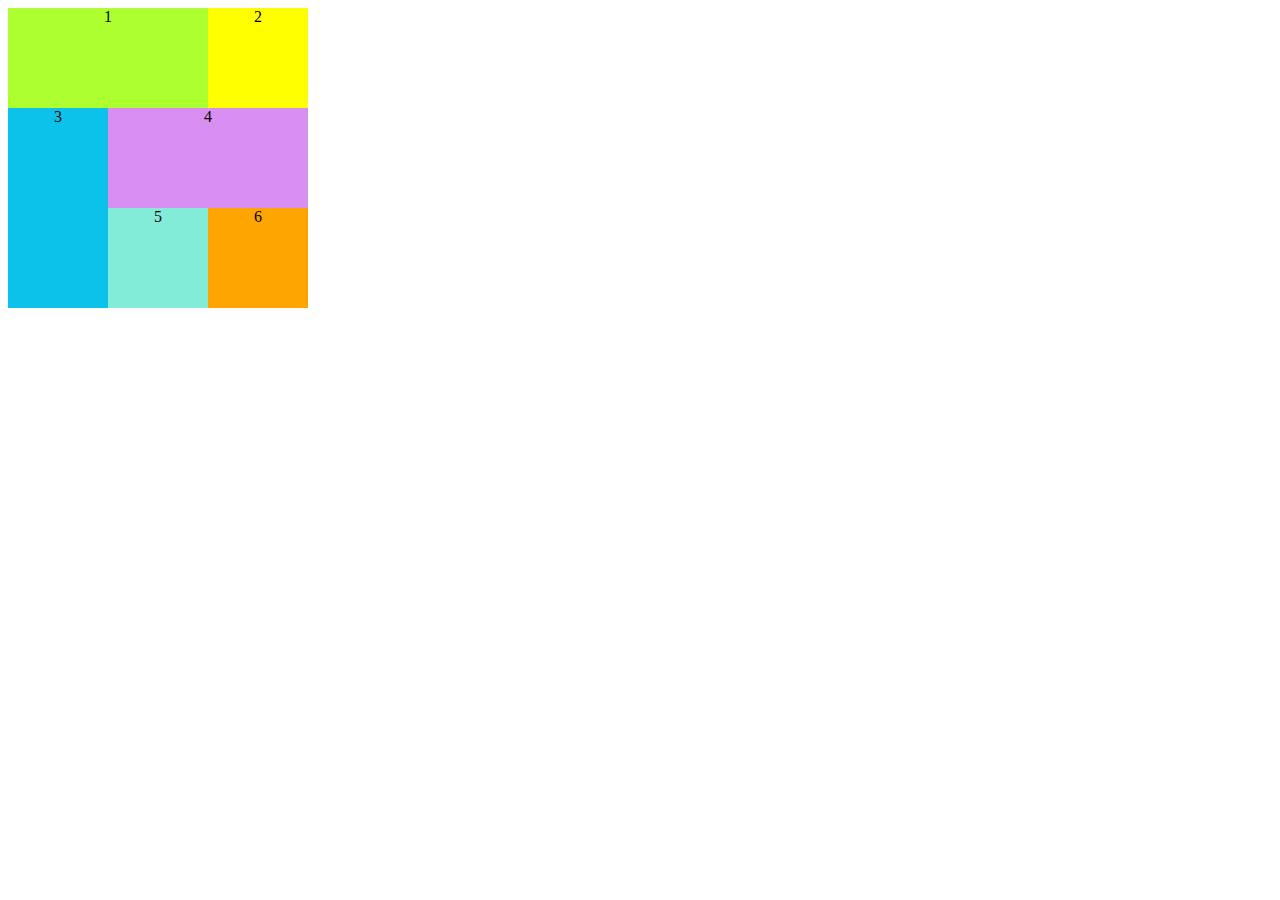
<file: grid/index.html>
<!DOCTYPE html>
<html lang="ja">
<head>
    <link rel="stylesheet" href="style.css">
    <meta charset="UTF-8">
    <title>Grid</title>
</head>
<body>
    <div class="wrapper">
        <div class="container1 item1">1</div>
        <div class="container2">2</div>
        <div class="container3 item3">3</div>
        <div class="container4 item4">4</div>
        <div class="container5">5</div>
        <div class="container6">6</div>
    </div>
</body>
</html>
</file>
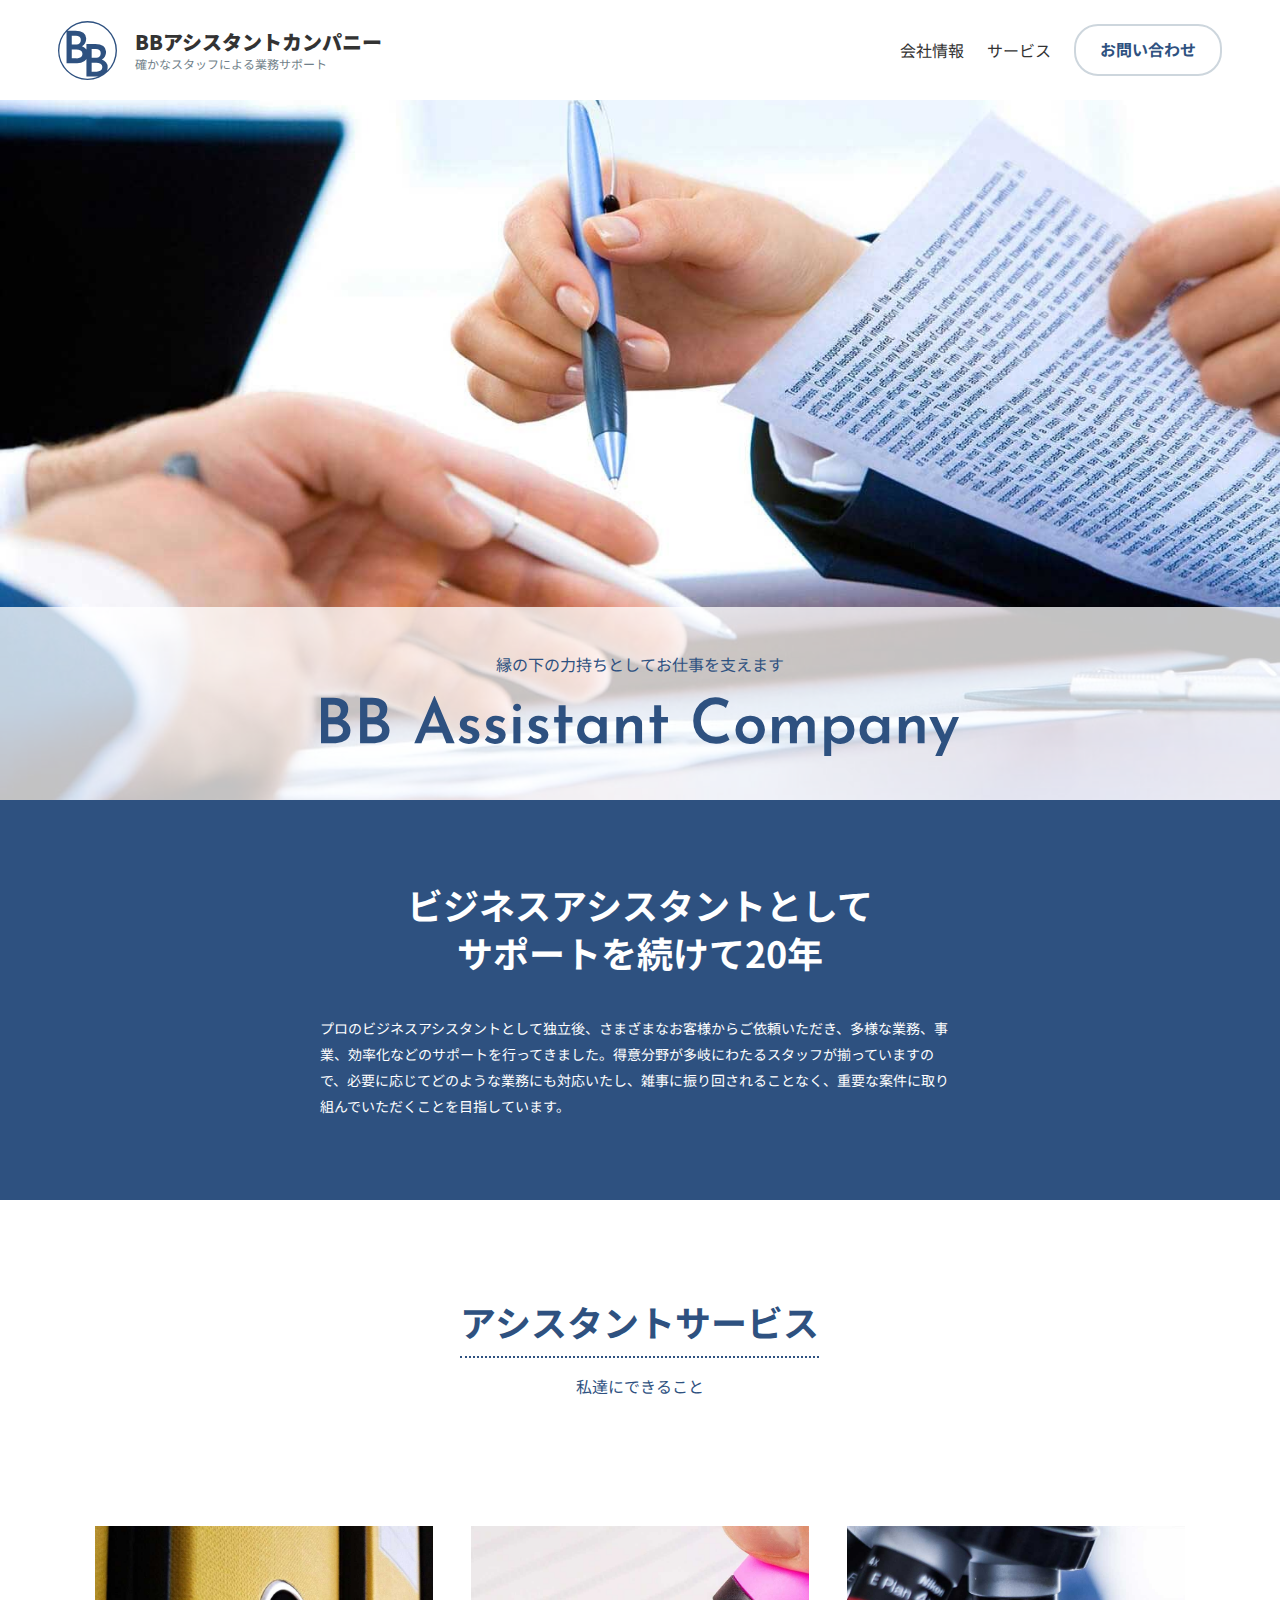
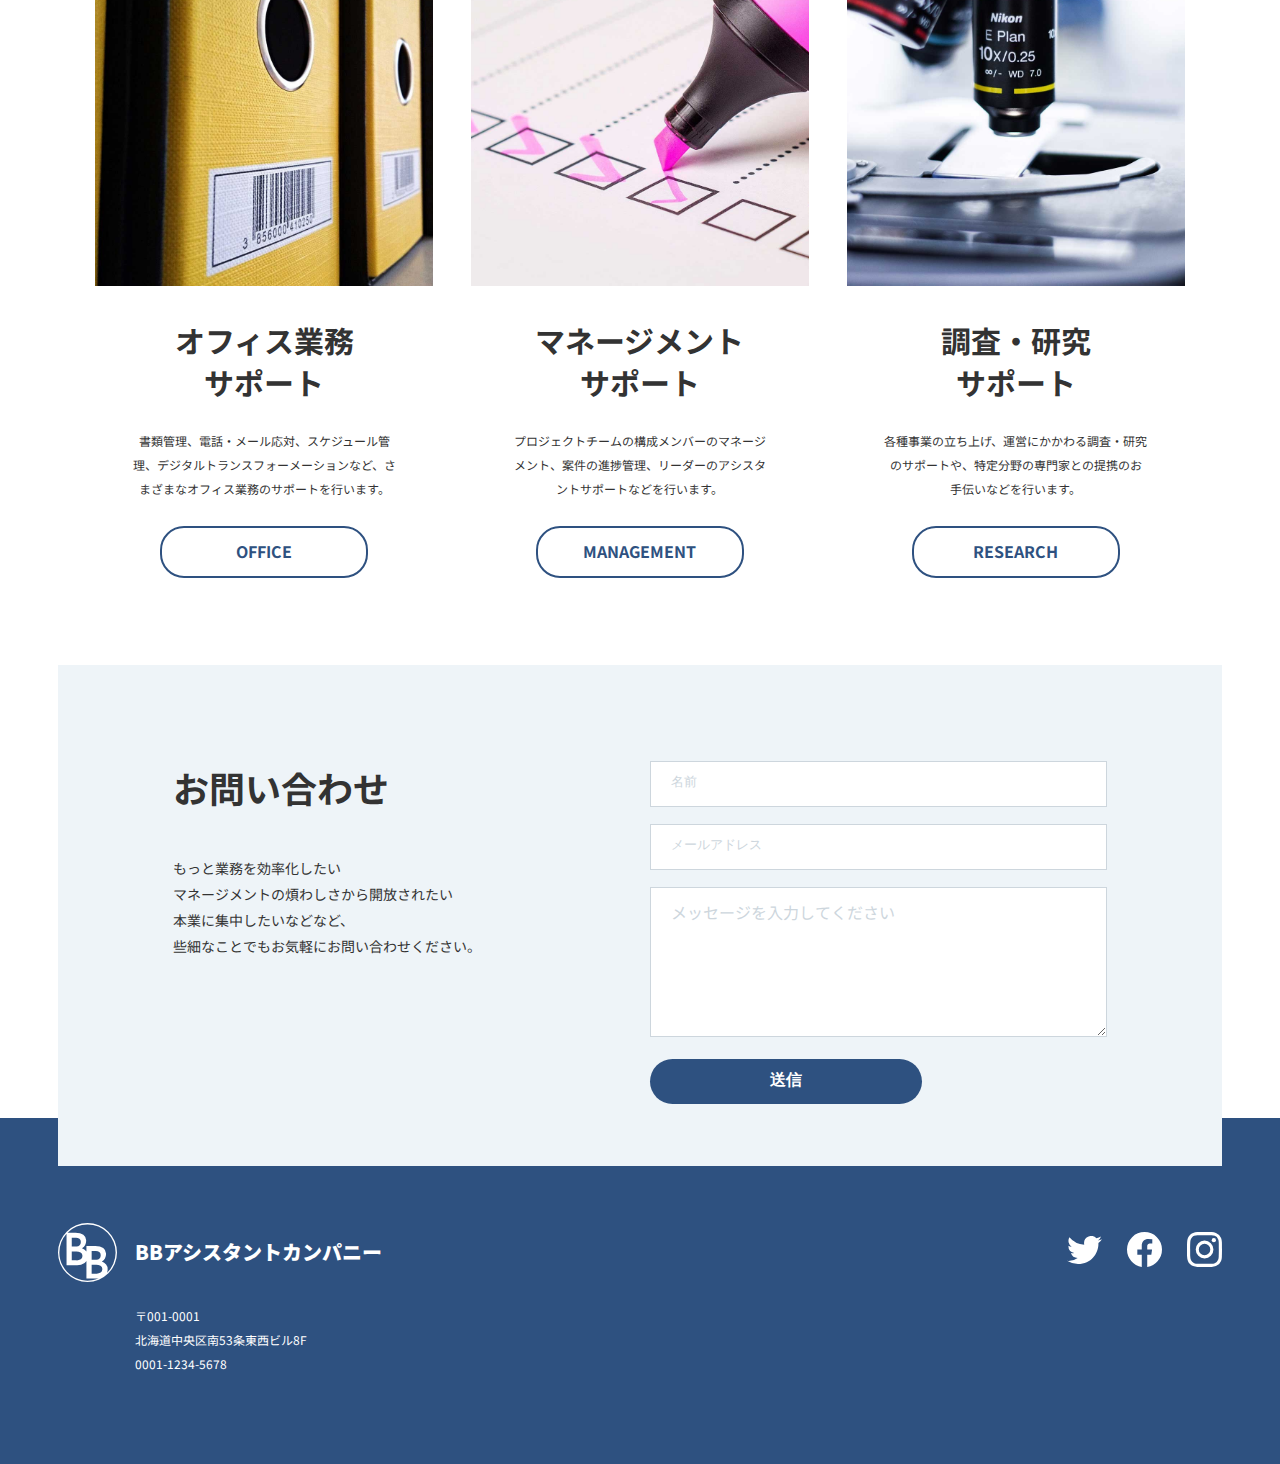
<file: practice1/index.html>
<!DOCTYPE html>
<html lang="en">
<head>
    <meta charset="UTF-8">
    <meta content="width=device-width" name="viewport"/>
    <title>BB アシスタントカンパニー</title>
    <link href="https://fonts.googleapis.com/css?family=Noto+Sans+JP:400,700,900&display=swap&subset=japanese"
          rel="stylesheet">
    <link href="style.css" rel="stylesheet"/>
    <link href="img-created/bb.png" rel="icon" type="image/png"/>
    <link href="img/bb.svg" rel="icon" type="image/svg+xml"/>
</head>
<body>
    <header class="header">
        <div class="container">
            <div class="site">
                <img alt="" src="img/bb.svg">
                <div>
                    <p class="corp">BBアシスタントカンパニー</p>
                    <p class="desc">確かなスタッフによる業務サポート</p>
                </div>
            </div>
            <nav class="nav">
                <ul>
                    <li><a href="#">会社情報</a></li>
                    <li><a href="#">サービス</a></li>
                    <li><a href="#" class="btn">お問い合わせ</a></li>
                </ul>
            </nav>
            <button class="nav-button" type="button" onClick="navFunc()">
                <span class="sr-only">MENU</span>
            </button>
        </div>
    </header>
    <section class="hero">
        <div class="catch">
            <div class="container">
                <h1>
                    <img alt="BB Assistant Company" src="img/hero.svg">
                </h1>
                <p>縁の下の力持ちとしてお仕事を支えます</p>

            </div>
        </div>
    </section>
    <section class="message">
        <div class="container">
            <h2>ビジネスアシスタントとして<br>サポートを続けて20年</h2>
            <p>
                プロのビジネスアシスタントとして独立後、さまざまなお客様からご依頼いただき、多様な業務、事業、効率化などのサポートを行ってきました。得意分野が多岐にわたるスタッフが揃っていますので、必要に応じてどのような業務にも対応いたし、雑事に振り回されることなく、重要な案件に取り組んでいただくことを目指しています。
            </p>
        </div>
    </section>
    <section class="service">
        <div class="container">
            <h2>アシスタントサービス</h2>
            <p>私達にできること</p>
            <div class="details">
                <article class="detail office">
                    <figure></figure>
                    <h3>オフィス業務<br/>サポート</h3>
                    <p>書類管理、電話・メール応対、スケジュール管理、デジタルトランスフォーメーションなど、さまざまなオフィス業務のサポートを行います。</p>
                    <a class="btn" href="#">OFFICE</a>
                </article>
                <article class="detail manage">
                    <figure></figure>
                    <h3>マネージメント<br/>サポート</h3>
                    <p>プロジェクトチームの構成メンバーのマネージメント、案件の進捗管理、リーダーのアシスタントサポートなどを行います。</p>
                    <a class="btn" href="#">MANAGEMENT</a></article>
                <article class="detail research">
                    <figure></figure>
                    <h3>調査・研究<br/>サポート</h3>
                    <p>各種事業の立ち上げ、運営にかかわる調査・研究のサポートや、特定分野の専門家との提携のお手伝いなどを行います。</p>
                    <a class="btn" href="#">RESEARCH</a></article>
            </div>
        </div>
    </section>
    <section class="contact">
        <div class="container">
            <div class="text">
                <h2>お問い合わせ</h2>
                <p>もっと業務を効率化したい<br/>
                   マネージメントの煩わしさから開放されたい<br/>
                   本業に集中したいなどなど、<br/>
                   些細なことでもお気軽にお問い合わせください。<br/>
                </p>
            </div>
            <form action="" class="form">
                <p>
                    <label>
                        <span class="sr-only">名前</span>
                        <input name="name" placeholder="名前" type="text">
                    </label>
                </p>
                <p>
                    <label>
                        <span class="sr-only">メールアドレス</span>
                        <input name="email" placeholder="メールアドレス" type="email">
                    </label>
                </p>
                <p>
                    <label>
                        <span class="sr-only">メッセージ</span>
                        <textarea name="msg" placeholder="メッセージを入力してください"></textarea>
                    </label>
                </p>
                <p>
                    <input class="btn" type="submit" value="送信">
                </p>
            </form>
        </div>
    </section>
    <footer class="footer">
        <div class="container">
            <div class="info">
                <div class="site">
                    <img alt="" src="img/bb-white.svg">
                    <div>
                        <p class="corp">
                            BBアシスタントカンパニー
                        </p>
                    </div>
                </div>
                <p class="add">
                    〒001-0001<br>
                    北海道中央区南53条東西ビル8F<br>
                    0001-1234-5678
                </p>
            </div>
            <ul class="sns">
                <li><a href="#"><img alt="Twitter" src="img/logo-twitter.svg"/></a></li>
                <li><a href="#"><img alt="Facebook" src="img/logo-facebook.svg"/></a></li>
                <li><a href="#"><img alt="Instagram" src="img/logo-instagram.svg"></a></li>
            </ul>
        </div>
    </footer>
    <script>
        function navFunc() {
            document.querySelector('html').classList.toggle('open');
        }
    </script>
</body>
</html>
</file>
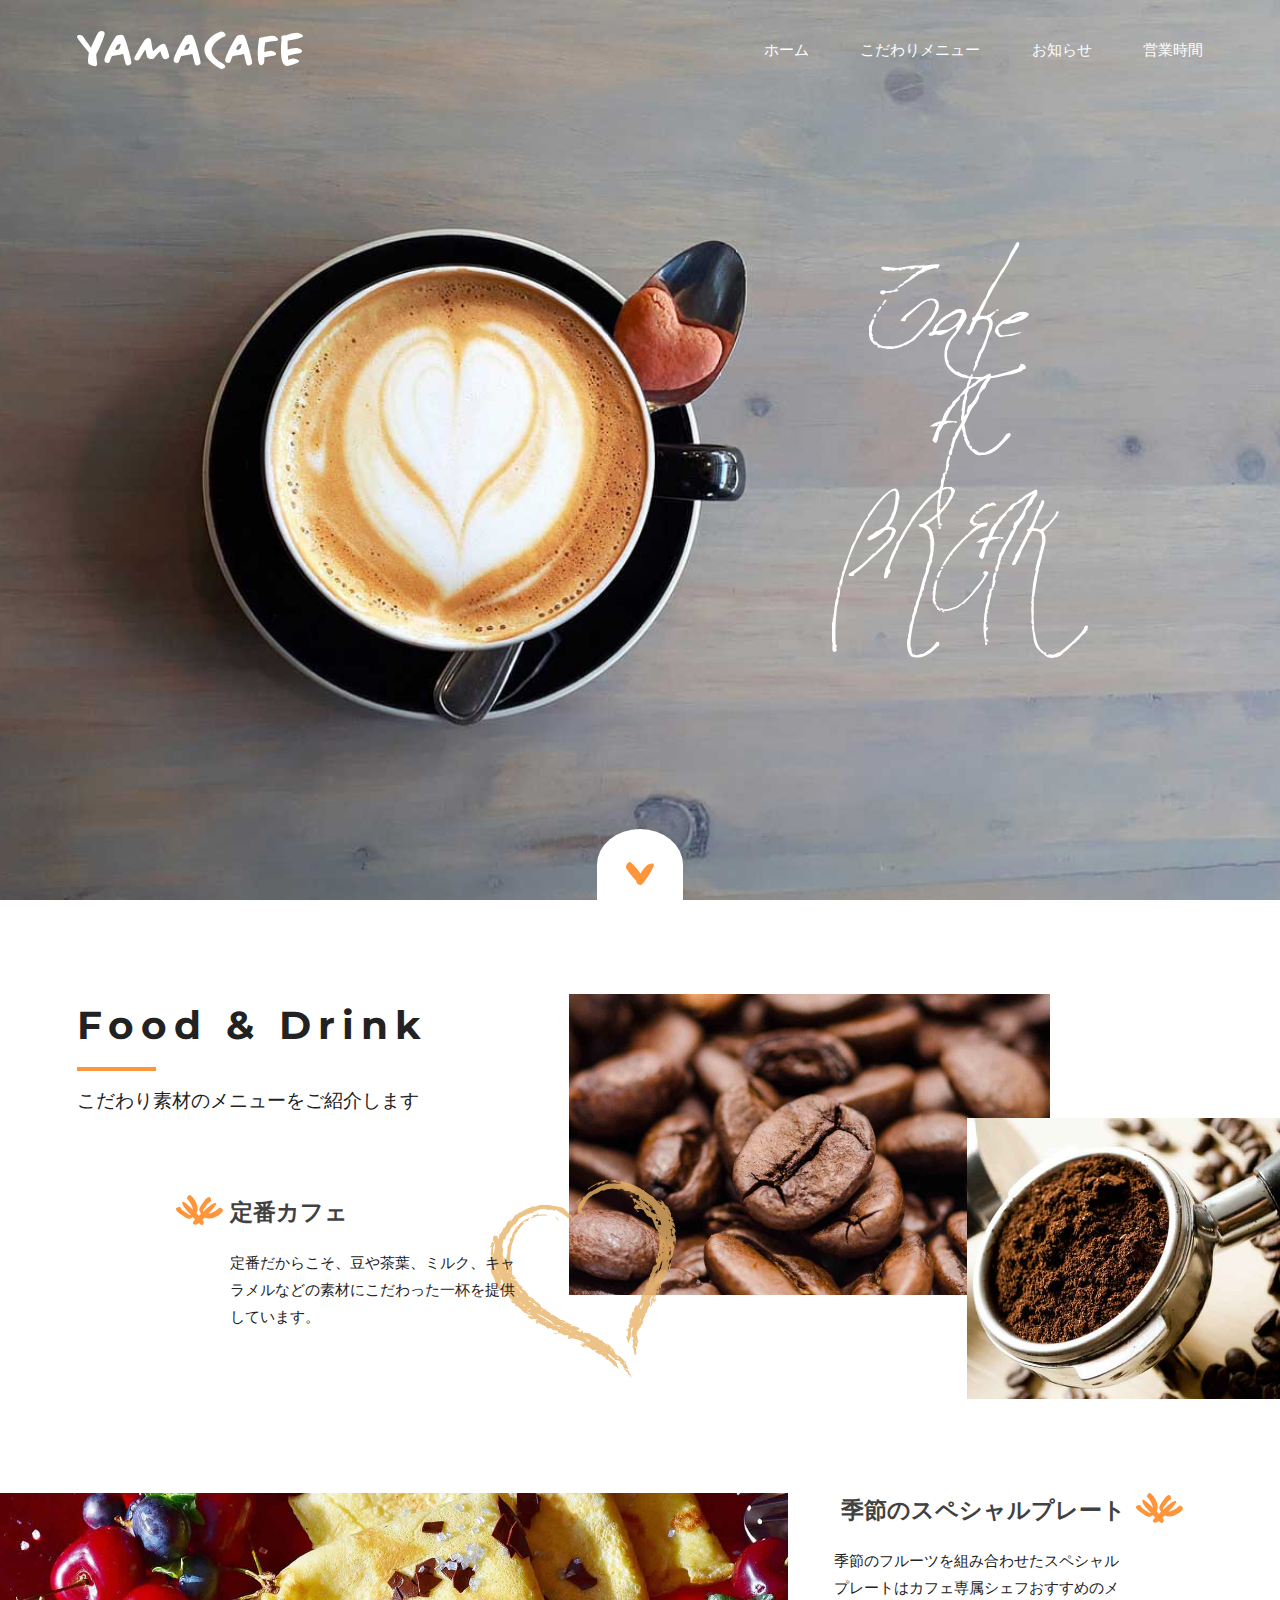
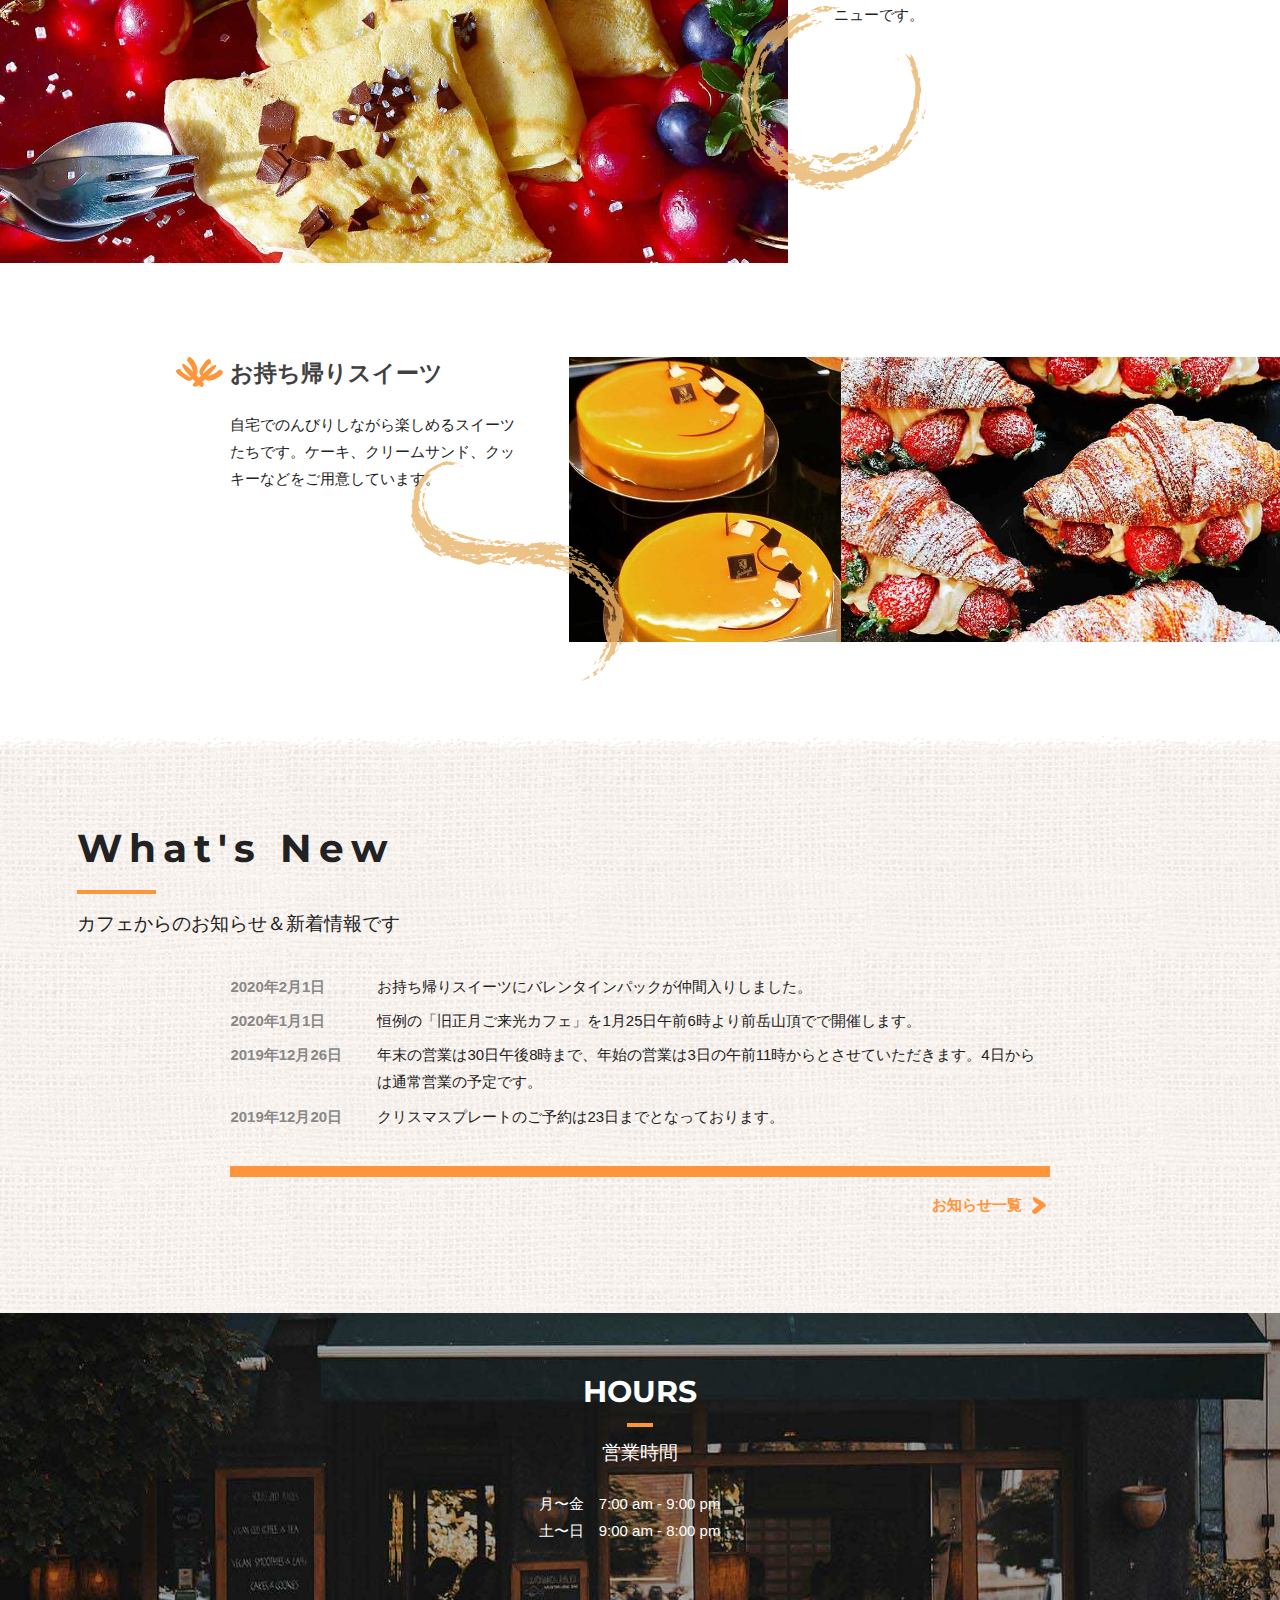
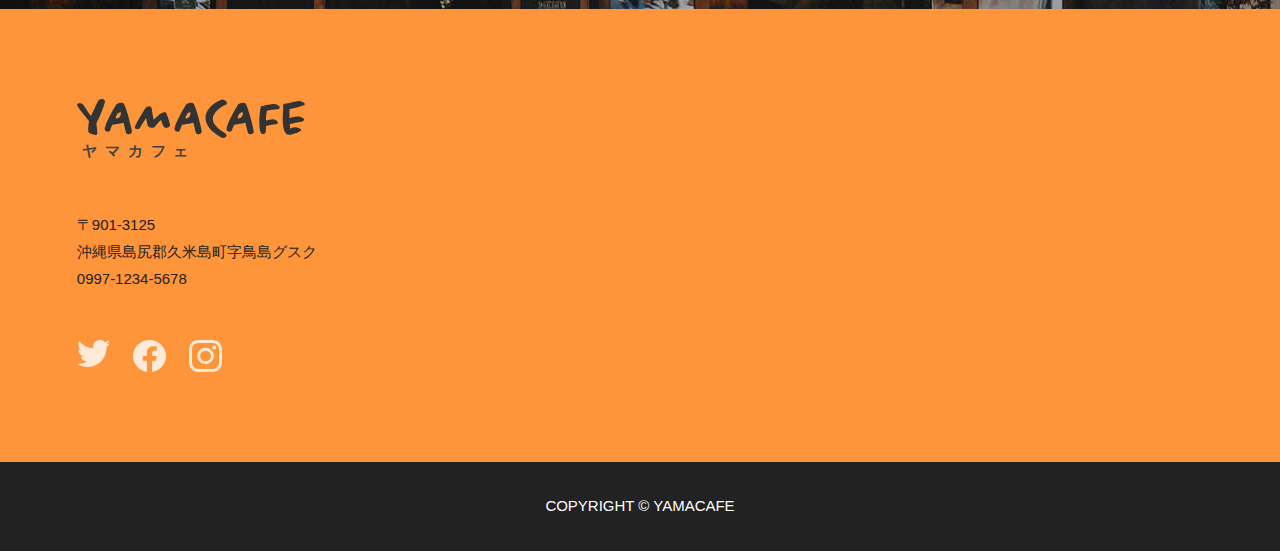
<file: practice2/index.html>
<!DOCTYPE html>
<html lang="ja">
<head>
    <meta charset="UTF-8">
    <meta content="width=device-width" name="viewport">
    <title>YAMACAFE ヤマカフェ</title>

    <link href="https://fonts.googleapis.com/css?family=Montserrat:700&display=swap" rel="stylesheet">
    <link href="style.css" rel="stylesheet">
    <link href="img/favicon.png" rel="icon" type="image/png">
    <link href="img/favicon.svg" rel="icon" type="image/svg+xml">
    <script src="script.js"></script>
</head>
<body>
    <header class="header">
        <div class="site">
            <img alt="YAMACAFE ヤマカフェ" src="img/yamacafe-w.svg">
        </div>
        <nav class="nav">
            <ul>
                <li><a href="#">ホーム</a></li>
                <li><a href="#">こだわりメニュー</a></li>
                <li><a href="#">お知らせ</a></li>
                <li><a href="#">営業時間</a></li>
            </ul>
        </nav>
        <button class="nav-button" onClick="navFunc()" type="button">
            <span class="sr-only">MENU</span>
        </button>
    </header>
    <div class="hero">
        <h1>
            <img alt="Take A Break" src="img/catch.svg">
        </h1>
    </div>
    <article class="menu container">
        <div class="menu-inner">
            <div class="menu-title">
                <h2>Food & Drink</h2>
                <p>こだわり素材のメニューをご紹介します</p>
            </div>
            <section class="item cafe">
                <div class="text">
                    <h3>定番カフェ</h3>
                    <p>定番だからこそ、豆や茶葉、ミルク、キャラメルなどの素材にこだわった一杯を提供しています。</p>
                </div>
                <div class="photo">
                    <figure class="fig1"><img alt="豆" src="img/beans.jpg"></figure>
                    <figure class="fig2"><img alt="エスプレッソ" src="img/espresso.jpg"></figure>
                </div>
            </section>
            <section class="item plate">
                <div class="text">
                    <h3>季節のスペシャルプレート</h3>
                    <p>季節のフルーツを組み合わせたスペシャルプレートはカフェ専属シェフおすすめのメニューです。</p>
                </div>
                <div class="photo">
                    <figure class="fig1">
                        <img alt="プレート" src="img/plate.jpg">
                    </figure>
                </div>
            </section>
            <section class="item sweet">
                <div class="text">
                    <h3>お持ち帰りスイーツ</h3>
                    <p>自宅でのんびりしながら楽しめるスイーツたちです。ケーキ、クリームサンド、クッキーなどをご用意しています。</p>
                </div>
                <div class="photo">
                    <figure class="fig1"><img alt="ケーキ" src="img/cake.jpg"></figure>
                    <figure class="fig2"><img alt="サンドイッチ" src="img/sandwich.jpg"></figure>
                </div>
            </section>
        </div>
    </article>
    <aside class="news container">
        <h2>What's New</h2>
        <p>カフェからのお知らせ＆新着情報です</p>
        <dl>
            <dt>2020年2月1日</dt>
            <dd>お持ち帰りスイーツにバレンタインパックが仲間入りしました。</dd>
            <dt>2020年1月1日</dt>
            <dd>恒例の「旧正月ご来光カフェ」を1月25日午前6時より前岳山頂でで開催します。</dd>
            <dt>2019年12月26日</dt>
            <dd>年末の営業は30日午後8時まで、年始の営業は3日の午前11時からとさせていただきます。4日からは通常営業の予定です。</dd>
            <dt>2019年12月20日</dt>
            <dd>クリスマスプレートのご予約は23日までとなっております。</dd>
        </dl>
        <a class="more" href="#">お知らせ一覧</a>
    </aside>
    <aside class="hours container">
        <h2>HOURS</h2>
        <p>営業時間</p>
        <dl>
            <dt>月〜金</dt>
            <dd>7:00 am - 9:00 pm</dd>
            <dt>土〜日</dt>
            <dd>9:00 am - 8:00 pm</dd>
        </dl>
    </aside>
    <aside class="info container">
        <div class="text">
            <h2>
                <img alt="YAMACAFE" src="img/yamacafe.svg">
            </h2>
            <p>ヤマカフェ</p>
            <p class="address">
                〒901-3125<br>
                沖縄県島尻郡久米島町字鳥島グスク<br>
                0997-1234-5678
            </p>
            <ul class="sns">
                <li><a href="#"><img alt="Twitter" src="img/logo-twitter.svg"/></a></li>
                <li><a href="#"><img alt="Facebook" src="img/logo-facebook.svg"/></a></li>
                <li><a href="#"><img alt="Instagram" src="img/logo-instagram.svg"/></a></li>
            </ul>
        </div>
            <div class="map">
                <iframe allowfullscreen=""
                        height="450" loading="lazy"
                        src="https://www.google.com/maps/embed?pb=!1m18!1m12!1m3!1d14107.795678797613!2d128.21823998807182!3d27.87283942357726!2m3!1f0!2f0!3f0!3m2!1i1024!2i768!4f13.1!3m3!1m2!1s0x34e24f342af39daf%3A0xc88a39cf650d74fe!2z56Gr6buE6bOl5bO2!5e0!3m2!1sja!2sjp!4v1629193398808!5m2!1sja!2sjp"
                        style="border:0;"
                        width="600"></iframe>
            </div>
    </aside>
    <footer class="footer">
        COPYRIGHT © YAMACAFE
    </footer>
</body>
</html>
</file>
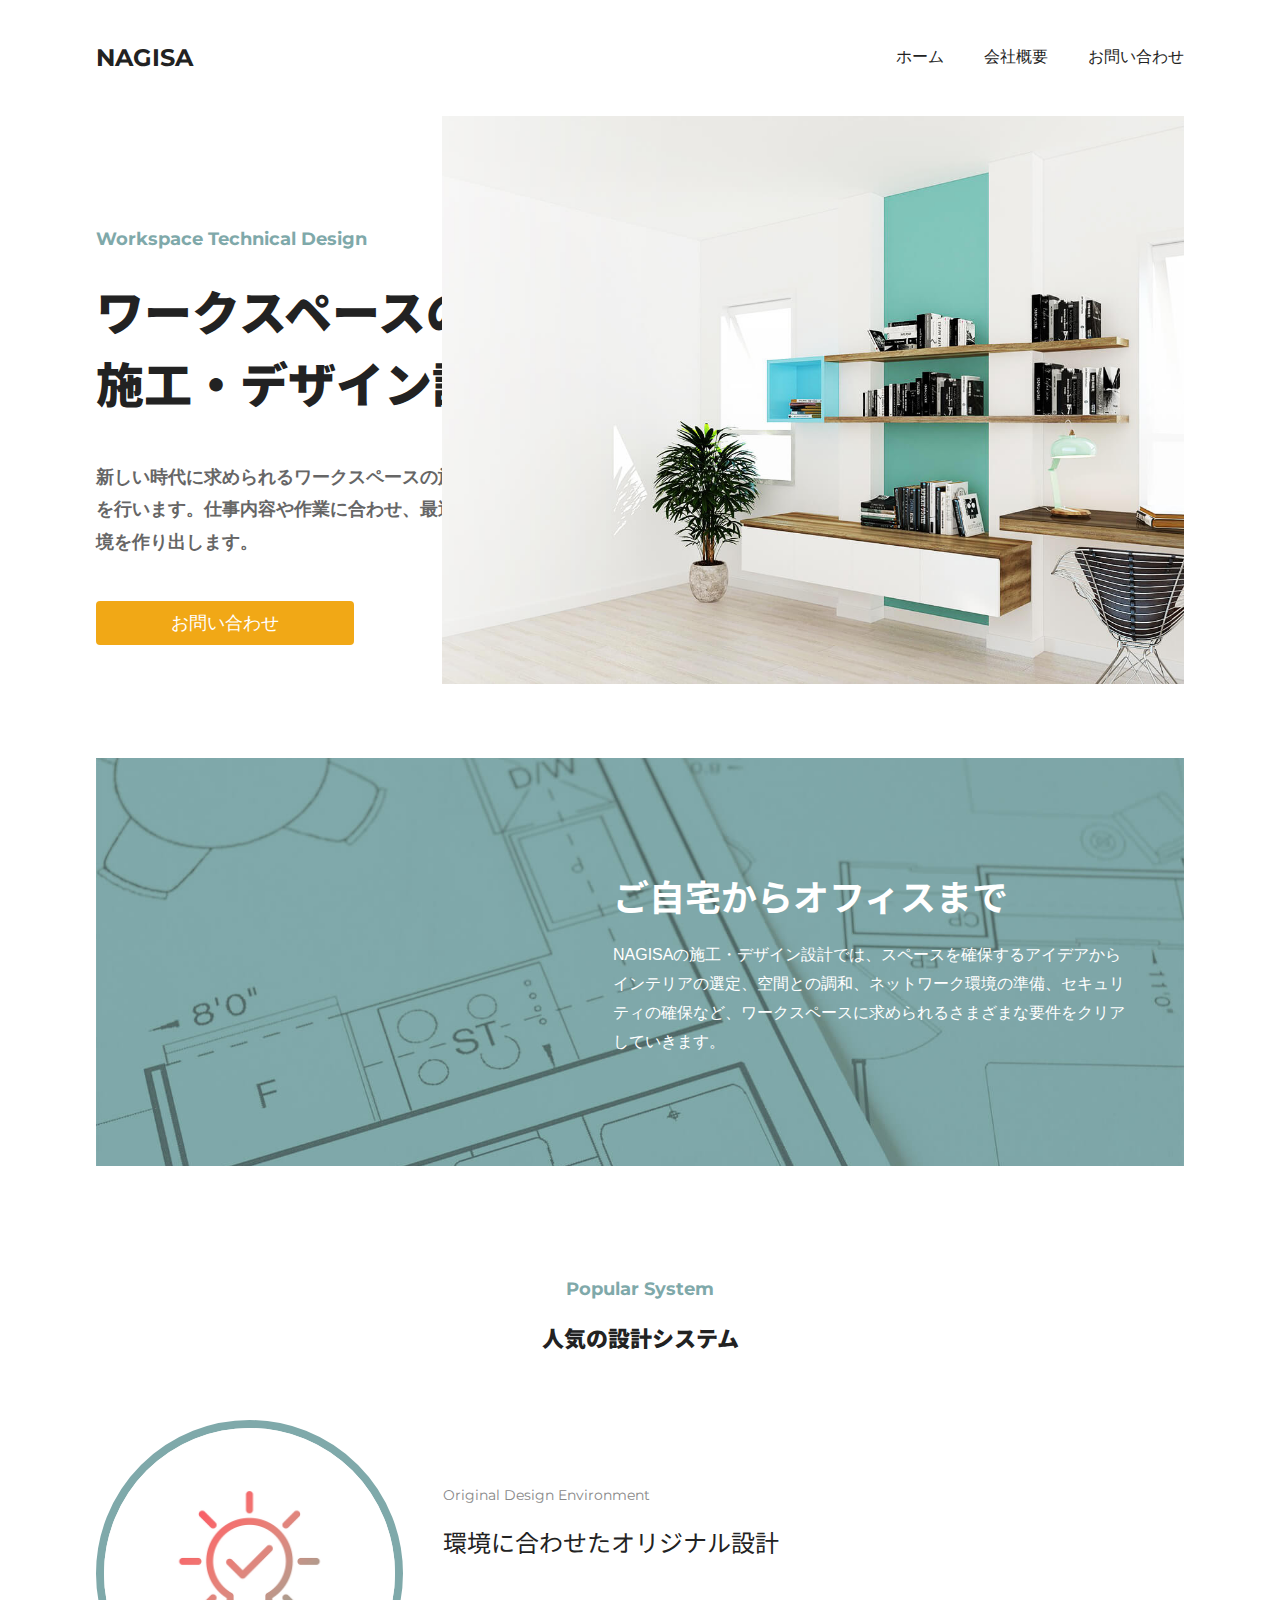
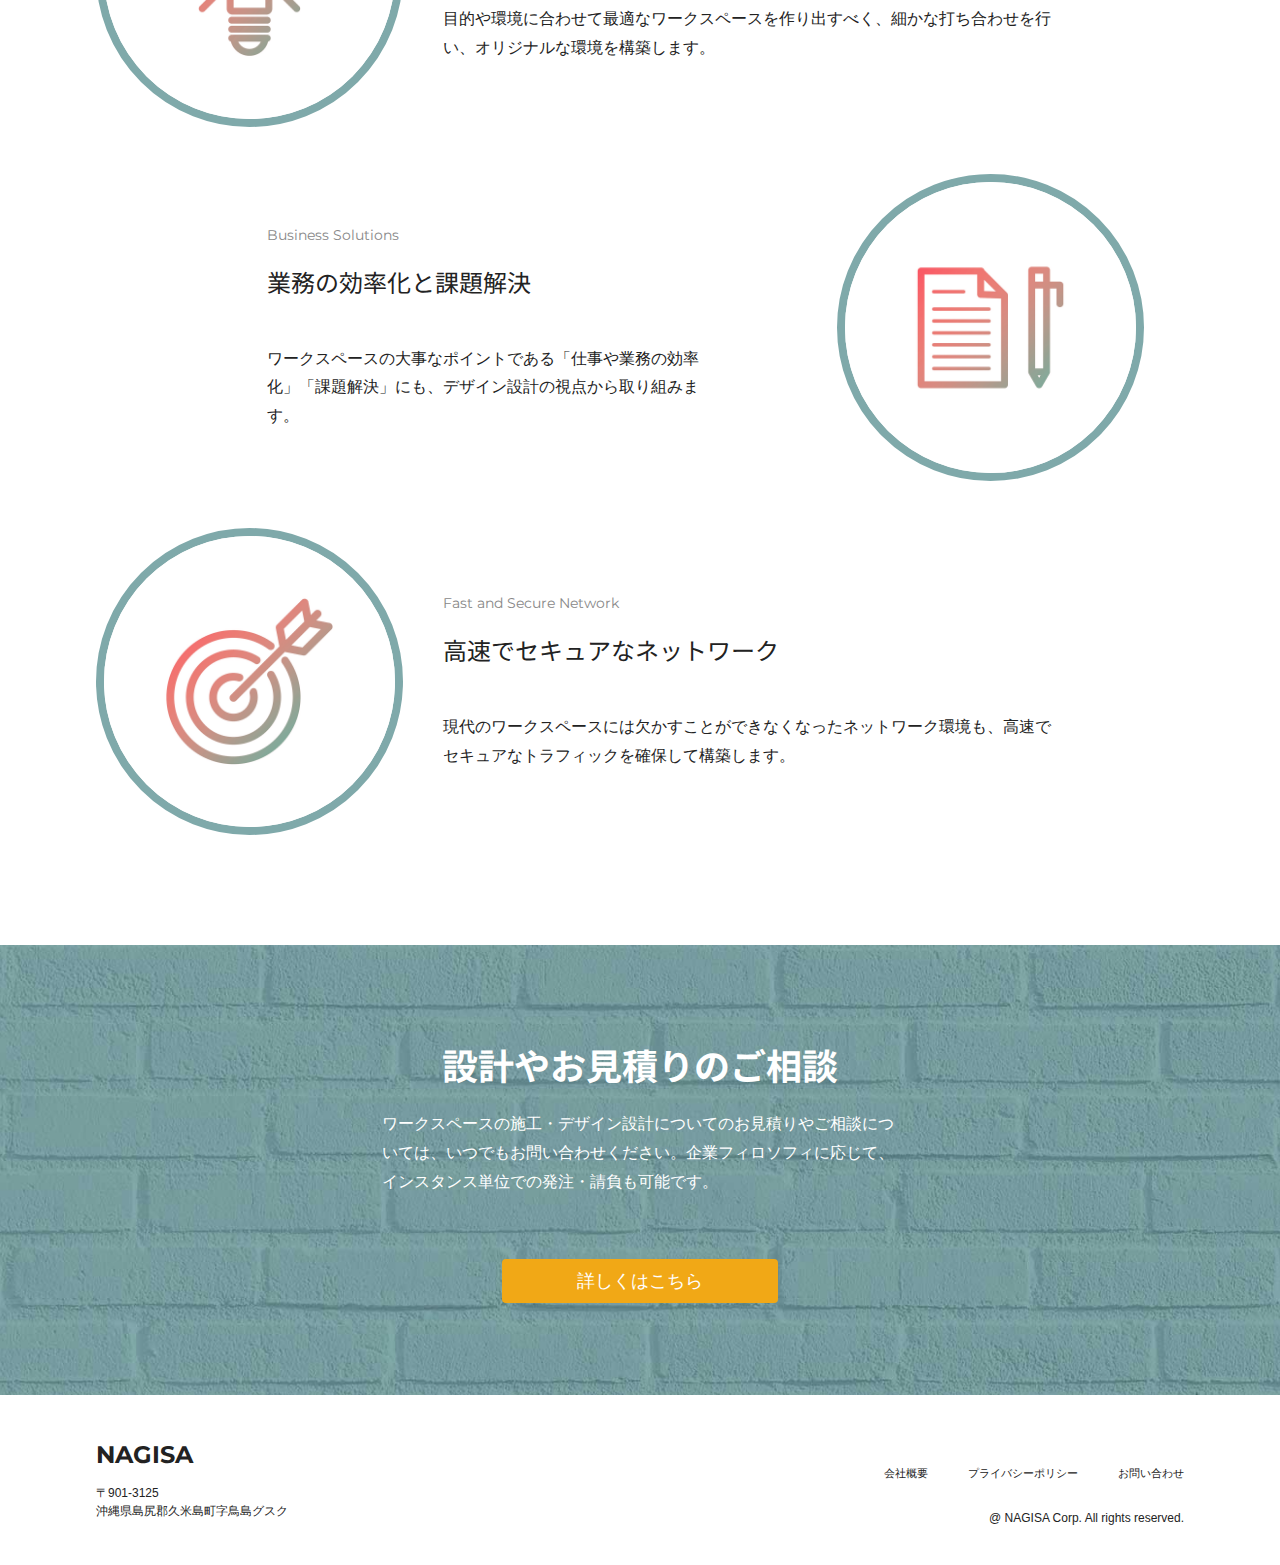
<file: practice4/index.html>
<!DOCTYPE html>
<html lang="ja">
<head>
    <meta charset="UTF-8">
    <meta content="width=device-width" name="viewport">
    <link href="style.css" rel="stylesheet">
    <link href="https://fonts.googleapis.com/css2?family=Montserrat:wght@400;700&family=Noto+Sans+JP:wght@700;900&display=swap"
          rel="stylesheet">
    <title>NAGISA</title>
</head>
<body>
    <header class="header">
        <div class="inner01">
            <div class="site">NAGISA</div>
        </div>
        <div class="inner02">
            <nav class="nav">
                <ul>
                    <li><a href="index.html">ホーム</a></li>
                    <li><a href="content.html">会社概要</a></li>
                    <li><a href="content.html">お問い合わせ</a></li>
                </ul>
            </nav>
        </div>
    </header>
    <section class="hero">
        <figure>
            <img alt="" src="img/workspace.jpg">
        </figure>
        <div class="text">
            <div class="subtitle">
                Workspace Technical Design
            </div>
            <h1>ワークスペースの<br>施工・デザイン設計</h1>
            <p>
                新しい時代に求められるワークスペースの施工・デザインを行います。仕事内容や作業に合わせ、最適でモダンな環境を作り出します。
            </p>
            <a class="btn" href="#">お問い合わせ</a>
        </div>
    </section>
    <section class="msg msgtop">
        <h2>ご自宅からオフィスまで</h2>
        <p>
            NAGISAの施工・デザイン設計では、スペースを確保するアイデアからインテリアの選定、空間との調和、ネットワーク環境の準備、セキュリティの確保など、ワークスペースに求められるさまざまな要件をクリアしていきます。
        </p>
    </section>
    <section class="systems">
        <div class="subtitle">Popular System</div>
        <h2>人気の設計システム</h2>
        <div class="sys">
            <figure><img alt="" src="img/idea.png"></figure>
            <div class="text">
                <div class="subtitle">
                    Original Design Environment
                </div>
                <h3>環境に合わせたオリジナル設計</h3>
                <p>目的や環境に合わせて最適なワークスペースを作り出すべく、細かな打ち合わせを行い、オリジナルな環境を構築します。</p>
            </div>
        </div>
        <div class="sys">
            <figure><img alt="" src="img/business.png"></figure>
            <div class="text">
                <div class="subtitle">Business Solutions</div>
                <h3>業務の効率化と課題解決</h3>
                <p>ワークスペースの大事なポイントである「仕事や業務の効率化」「課題解決」にも、デザイン設計の視点から取り組みます。</p>
            </div>
        </div>
        <div class="sys">
            <figure><img alt="" src="img/secure.png"></figure>
            <div class="text">
                <div class="subtitle">Fast and Secure Network</div>
                <h3>高速でセキュアなネットワーク</h3>
                <p>現代のワークスペースには欠かすことができなくなったネットワーク環境も、高速でセキュアなトラフィックを確保して構築します。</p>
            </div>
        </div>
    </section>
    <section class="msg">
        <h2>設計やお見積りのご相談</h2>
        <p>
            ワークスペースの施工・デザイン設計についてのお見積りやご相談については、いつでもお問い合わせください。企業フィロソフィに応じて、インスタンス単位での発注・請負も可能です。
        </p>
        <a class="btn" href="#">詳しくはこちら</a>
    </section>
    <footer class="footer">
        <div class="inner01">
            <div class="site">NAGISA</div>
            <p class="address">
                〒901-3125<br>
                沖縄県島尻郡久米島町字鳥島グスク
            </p>
        </div>
        <div class="inner02">
            <nav class="nav">
                <ul>
                    <li><a href="content.html">会社概要</a></li>
                    <li><a href="content.html">プライバシーポリシー</a></li>
                    <li><a href="content.html">お問い合わせ</a></li>
                </ul>
            </nav>
            <p class="copy">@ NAGISA Corp. All rights reserved.</p>
        </div>
    </footer>
</body>
</html>
</file>
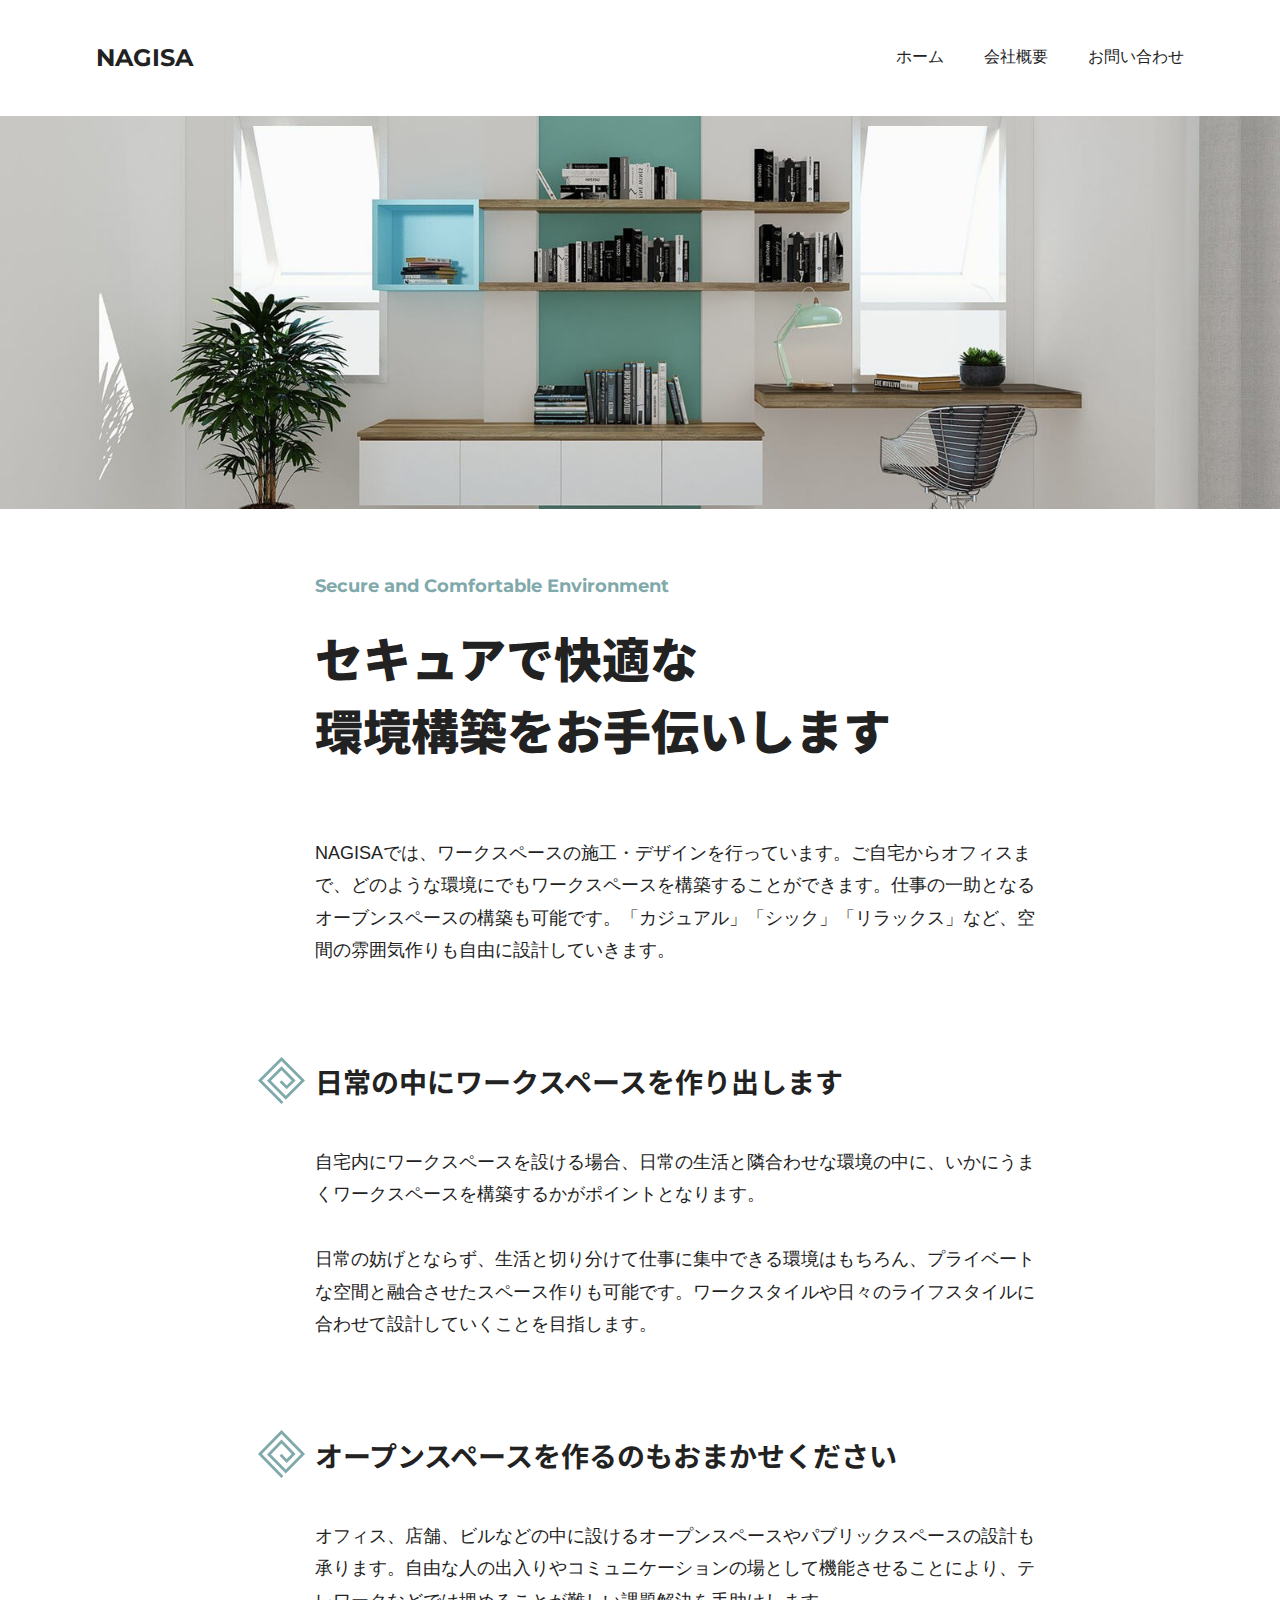
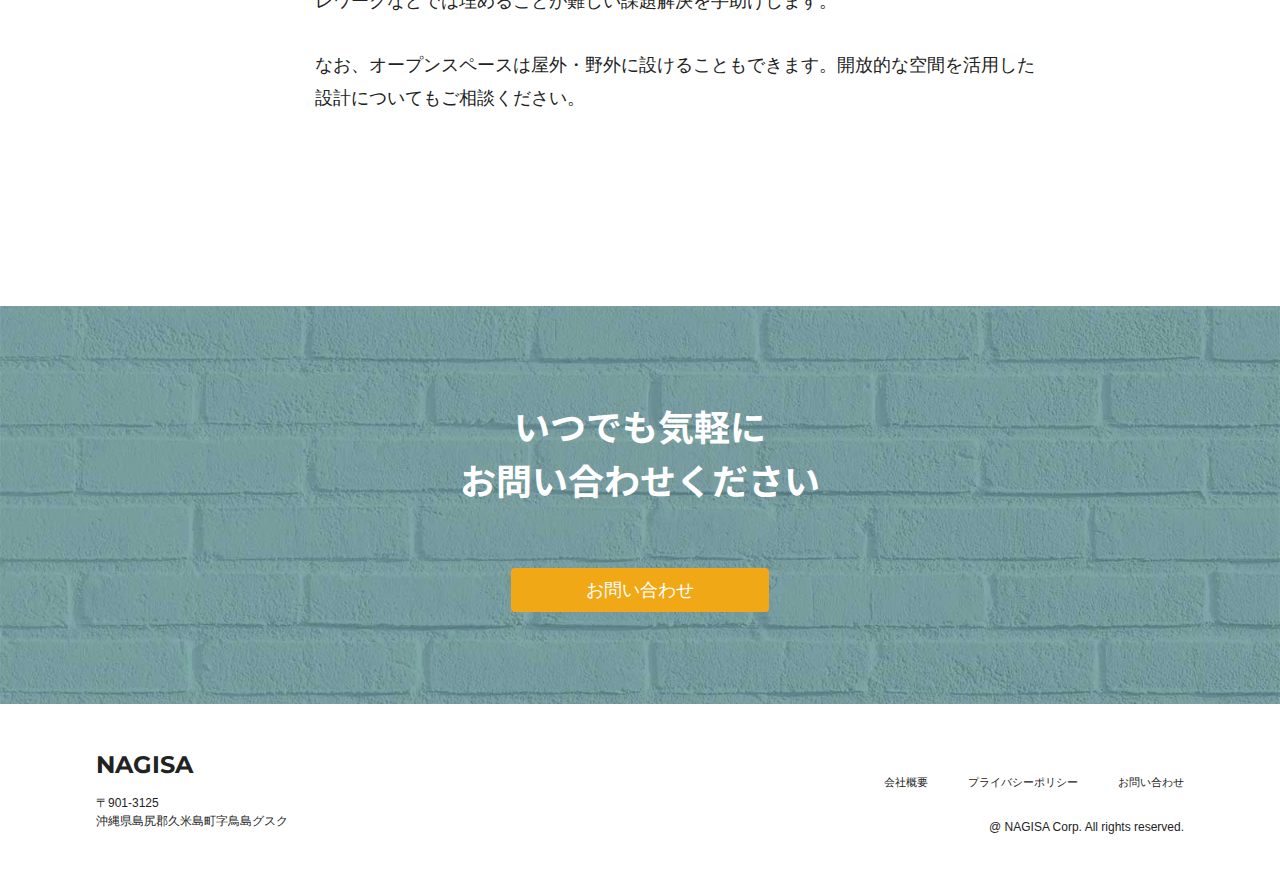
<file: practice4/content.html>
<!DOCTYPE html>
<html lang="ja">
<head>
    <meta charset="UTF-8">
    <meta content="width=device-width" name="viewport">
    <link href="https://fonts.googleapis.com/css2?family=Montserrat:wght@400;700&family=Noto+Sans+JP:wght@700;900&display=swap"
          rel="stylesheet">
    <link href="style.css" rel="stylesheet">
    <title>セキュアで快適な環境構築をお手伝いします | NAGISA</title>
</head>
<body>
    <header class="header">
        <div class="inner01">
            <div class="site">NAGISA</div>
        </div>
        <div class="inner02">
            <nav class="nav">
                <ul>
                    <li><a href="index.html">ホーム</a></li>
                    <li><a href="content.html">会社概要</a></li>
                    <li><a href="content.html">お問い合わせ</a></li>
                </ul>
            </nav>
        </div>
    </header>
    <figure class="headimg">
        <img src="img/workspace-front.jpg" alt="">
    </figure>
    <article class="content">
        <div class="subtitle">Secure and Comfortable Environment</div>
        <h1>セキュアで快適な<br>
            環境構築をお手伝いします
        </h1>
        <p>
            NAGISAでは、ワークスペースの施工・デザインを行っています。ご自宅からオフィスまで、どのような環境にでもワークスペースを構築することができます。仕事の一助となるオーブンスペースの構築も可能です。「カジュアル」「シック」「リラックス」など、空間の雰囲気作りも自由に設計していきます。
        </p>
        <h2>日常の中にワークスペースを作り出します</h2>
        <p>自宅内にワークスペースを設ける場合、日常の生活と隣合わせな環境の中に、いかにうまくワークスペースを構築するかがポイントとなります。</p>

        <p>
            日常の妨げとならず、生活と切り分けて仕事に集中できる環境はもちろん、プライベートな空間と融合させたスペース作りも可能です。ワークスタイルや日々のライフスタイルに合わせて設計していくことを目指します。
        </p>
        <h2>オープンスペースを作るのもおまかせください</h2>
        <p>
            オフィス、店舗、ビルなどの中に設けるオープンスペースやパブリックスペースの設計も承ります。自由な人の出入りやコミュニケーションの場として機能させることにより、テレワークなどでは埋めることが難しい課題解決を手助けします。
        </p>
        <p>
            なお、オープンスペースは屋外・野外に設けることもできます。開放的な空間を活用した設計についてもご相談ください。
        </p>
    </article>
    <section class="msg">
        <h2>いつでも気軽に<br>お問い合わせください</h2>
        <a href="#" class="btn">お問い合わせ</a>
    </section>
    <footer class="footer">
        <div class="inner01">
            <div class="site">NAGISA</div>
            <p class="address">
                〒901-3125<br>
                沖縄県島尻郡久米島町字鳥島グスク
            </p>
        </div>
        <div class="inner02">
            <nav class="nav">
                <ul>
                    <li><a href="content.html">会社概要</a></li>
                    <li><a href="content.html">プライバシーポリシー</a></li>
                    <li><a href="content.html">お問い合わせ</a></li>
                </ul>
            </nav>
            <p class="copy">@ NAGISA Corp. All rights reserved.</p>
        </div>
    </footer>
</body>
</html>
</file>
<file: grid/style.css>
.wrapper {
    display: grid;
    grid-template-columns: 100px 100px 100px;
    grid-template-rows: 100px 100px 100px;
    text-align: center;
}

.item1 {
    grid-column-start: 1;
    grid-column-end: 3;
}

.item3 {
    grid-row-start: 2;
    grid-row-end: 4;
}

.item4 {
    grid-column-start: 2;
    grid-column-end: 4;
}

.container1 {
    background-color: greenyellow;
}

.container2 {
    background-color: yellow;
}

.container3 {
    background-color: #0cc2ea;
}

.container4 {
    background-color: #d88ff1;
}

.container5 {
    background-color: rgb(131, 236, 216);
}

.container6 {
    background-color: orange;
}

.container7 {
    background-color: palegreen;
}

.container8 {
    background-color: deepskyblue;
}

.container9 {
    background-color: rebeccapurple;
}
</file>
<file: practice1/style.css>
/*基本*/

body {
    font-family: 'Noto Sans JP', sans-serif;
}

/* リセット / ノーマライズ / サニタイズ */

body, h1, h2, h3, h4, h5, h6, p, ul, figure {
    margin: 0;
    padding: 0;
}

a {
    color: inherit;
    text-decoration: none;
}

a:hover {
    opacity: 0.8;
}

.sr-only {
    bottom: 0;
    clip: rect(0 0 0 0);
    height: 1px;
    margin: -1px;
    overflow: hidden;
    padding: 0;
    position: absolute;
    width: 1px;
}

.container {
    width: 84%;
    margin: 0 auto;
}

@media (min-width: 900px) {
    .container {
        width: 91%;
        max-width: 1240px;
    }
}

/* ヘッダー */

.site {
    display: flex;
    align-items: center;
}

.site img {
    width: 42px;
    margin-right: 10px;
}

.site .corp {
    font-size: 12px;
    font-weight: 900;
    color: #333333;
    line-height: 1.4;
}

.site .desc {
    font-size: 10px;
    color: #707F89;
    line-height: 1.4;
}

.header .container {
    display: flex;
    justify-content: space-between;
    align-items: center;
    height: 74px;
}

@media (min-width: 900px) {
    .header .container {
        height: 100px;
    }

    .site img {
        width: 59px;
        margin-right: 18px;
    }

    .site .corp {
        font-size: 20px;
    }

    .site .desc {
        font-size: 12px;
    }
}

/* ナビゲーションボタン */

.nav-button {
    box-sizing: content-box;
    padding: 0;
    outline: none;
    border: none;
    background: none;
    width: 20px;
    height: 14px;
    cursor: pointer;
    color: #2E5180
}

.nav-button::before,
.nav-button::after {
    content: '';
    display: block;
    height: 2px;
    background-color: currentColor;
    transform: translateY(5px);
    transition: 0.3s ease-in-out;
}

.nav-button::before {
    transform: translateY(-5px);
    box-shadow: 0 6px currentColor;
}

/* ナビゲーションボタン (閉じるボタン) */
.open .nav-button {
    z-index: 1000;
    color: #ffffff;
}

.open .nav-button::before {
    transform: translateY(1px) rotate(45deg);
    box-shadow: none;
}

.open .nav-button::after {
    transform: translateY(-1px) rotate(-45deg);
}

/* ナビゲーションメニュー: モバイル */

@media (max-width: 899px) {
    html.open, .open body {
        height: 100%;
        overflow: hidden;
    }

    .open .form {
        display: none;
    }

    .open nav {
        left: 0;
    }

    html, body {
        overflow-x: hidden;
    }

    .header {
        position: relative;
    }

    .nav {
        position: absolute;
        top: 0;
        left: 100%;
        width: 100%;
        height: 100vh;
        background: rgba(0, 0, 0, 0.8);
        color: #ffffff;
        display: flex;
        justify-content: center;
        align-items: center;
        transition: left 0.5s;
    }

    .nav ul {
        list-style: none;
        font-weight: bold;
        text-align: center;
    }

    .nav li:not(:last-child) {
        margin-bottom: 40px;
    }

    .nav .btn {
        color: inherit;
    }

}

@media (min-width: 900px) {
    .nav-button {
        display: none;
    }

    .nav ul {
        display: flex;
        align-items: center;
        list-style: none;
        color: #333333
    }

    .nav li:not(:last-child) {
        margin-right: 23px;
    }

    .nav .btn {
        width: 148px;
        border-color: #cdd6dd;
    }
}


/* ヒーロー*/
.hero {
    height: 400px;
    background-image: url('img/hero.jpg');
    background-position: center;
    background-size: cover;
    display: flex;
}

.hero .catch {
    flex: auto;
    align-self: flex-end;
    padding: 33px 0;
    background-color: rgba(255, 255, 255, 0.76);
}

.hero .container {
    display: flex;
    flex-direction: column-reverse;
    align-items: center;
    line-height: 1.3;
}

.hero img {
    max-width: 100%;
    height: auto;
    vertical-align: bottom;
}

.hero p {
    font-size: 14px;
    color: #2E5180;
    margin-bottom: 15px;
}

@media (min-width: 900px) {
    .hero {
        height: 700px;
    }

    .hero .catch {
        padding: 47px 0 44px;
    }

    .hero p {
        font-size: 16px;
        margin-bottom: 22px;
    }
}

/* ヒーロー:IE対応 */

@media (-ms-high-contrast: none), not all and (-ms-high-contrast: none) {
    .hero img {
        width: calc((100vw - 17px) * 0.84);
        max-width: 637.78px;
    }
}

/* メッセージ */

.message {
    background-color: #2E5180;
    color: #FFF;
    padding: 67px 0;
}

.message h2 {
    font-size: 24px;
    margin-bottom: 38px;
    text-align: center;
    line-height: 1.67;
}

.message p {
    font-size: 14px;
    line-height: 1.86;
    margin: auto;
    max-width: 640px;
}

@media (min-width: 900px) {
    .message {
        padding: 81px 0;
    }

    .message h2 {
        font-size: 36px;
        line-height: 1.33;
    }
}

@media (max-width: 374px) {
    .message h2 {
        font-size: 20px;
    }
}

/* サービス */

.service {
    padding: 67px 0;
    text-align: center;
}

.service h2 {
    font-size: 24px;
    display: inline-block;
    margin-bottom: 16px;
    padding-bottom: 9px;
    border-bottom: dotted 2px currentColor;
    color: #2E5180;
}

.service h2 + p {
    color: #2E5180;
    font-size: 16px;
}

@media (min-width: 900px) {
    .service {
        padding: 95px 0 87px;
    }

    .service h2 {
        font-size: 36px;
    }
}

.detail {
    margin-top: 53px;
    color: #333333;
}

.detail:not(:last-child) {
    margin-bottom: 67px;
}

.detail h3 {
    font-size: 20px;
    line-height: 1.75;
    margin-bottom: 17px;
}

.detail p {
    font-size: 12px;
    margin: 0 auto 25px;
    max-width: 264px;
    line-height: 2;
}

.detail figure {
    height: 246px;
    margin-bottom: 22px;
    background-position: center;
    background-size: cover;
}

.detail.office figure {
    background-image: url(img/office.jpg);
}

.detail.manage figure {
    background-image: url(img/manage.jpg);
}

.detail.research figure {
    background-image: url(img/research.jpg);
}

.btn {
    display: block;
    width: 208px;
    margin: 0 auto;
    padding: 11px 11px 13px;
    box-sizing: border-box;
    border: 2px solid currentColor;
    border-radius: 24px;
    color: #2E5180;
    font-size: 16px;
    font-weight: bold;
    text-align: center;
}

@media (min-width: 900px) {
    .details {
        display: flex;
        margin-top: 75px;
    }

    .detail {
        flex: 1;
        margin-right: 3.22%
    }

    .detail:first-child {
        margin-left: 3.22%;
    }

    .detail:not(:last-child) {
        margin-bottom: 0;
    }

    .detail h3 {
        font-size: 30px;
        margin-bottom: 26px;
        line-height: 1.4;
    }

    .detail p {
        width: 78%;
        max-width: none;
    }

    .detail figure {
        height: 360px;
        margin-bottom: 33px;
    }

    .detail {
        display: flex;
        flex-direction: column;
    }

    .detail .btn {
        margin-top: auto;
    }
}

/* お問い合わせ */
.contact {
    padding: 62px 0;
    background-color: #EEF4F8;
    color: #333333;
}

.contact h2 {
    font-size: 24px;
    margin-bottom: 42px;
}

.contact h2 + p {
    font-size: 12px;
    line-height: 2.16;
}

@media (min-width: 900px) {
    .contact {
        padding: 0;
        background: none;
    }

    .contact .container {
        display: flex;
        justify-content: space-between;
        background-color: #eef4f8;
        padding: 96px 9% 62px;
        box-sizing: border-box;
    }

    .contact .text {
        flex: 0 0 auto;
    }

    .contact .form {
        flex: 1 1 auto;
        max-width: 457px;
        margin-left: 1em;
        margin-top: 0;
    }

    .contact h2 {
        font-size: 36px;
    }

    .contact h2 + p {
        font-size: 14px;
        line-height: 1.86;
    }
}

/*フォーム*/
.form {
    margin-top: 46px;
}

.form input[type="text"],
.form input[type="email"],
.form textarea {
    width: 100%;
    margin-bottom: 17px;
    padding: 12px 20px 17px;
    border: 1px solid #cdd6dd;
    box-sizing: border-box;
    border-radius: 0;
    -webkit-appearance: none;
}

.form textarea {
    height: 150px;
    color: #333333;
    font-family: 'Noto Sans JP', sans-serif;
    font-size: 16px;
}

.form ::placeholder {
    color: #cdd6dd;
    opacity: 1;
}

.form input:-ms-input-placeholder,
.form textarea:-ms-input-placeholder {
    color: #cdd6dd;
}

.form ::-ms-input-placeholder {
    color: #cdd6dd;
}

.form .btn {
    width: 100%;
    margin: 0;
    border: none;
    background-color: #2E5180;
    color: #ffffff;
    cursor: pointer;
    -webkit-appearance: none;

}

@media (min-width: 900px) {
    .form .btn {
        width: 272px;
    }
}

/* フッター */

.footer {
    background-color: #2e5180;
    padding: 38px 0 56px;
}

.footer .site img {
    width: 46px;
    margin-right: 14px;
}

.footer .site .corp {
    color: #ffffff;
    font-size: 16px;
}

.footer .add {
    margin: 20px 0 36px 61px;
    font-size: 12px;
    line-height: 2;
    color: #ffffff;
}

.footer .sns img {
    width: 35px;
}

.footer .sns {
    display: flex;
    list-style: none;
    margin-left: 61px;
}

.footer .sns li:not(:first-child) {
    margin-left: 25px;
}

@media (min-width: 900px) {

    .footer {
        margin-top: -48px;
        padding: 105px 0 88px;
        position: relative;
        z-index: -1;
    }

    .footer .container {
        display: flex;
        justify-content: space-between;
    }

    .footer .site img {
        width: 59px;
        margin-right: 18px;
    }

    .footer .site .corp {
        font-size: 20px;
    }

    .footer .add {
        margin: 22px 0 0 77px;
    }

    .footer .sns {
        height: 59px;
        align-items: center;
    }
}

body {
    animation: fade 3s;
}

@keyframes fade {
    0% {
        opacity: 0;
    }

    100% {
        opacity: 1;
    }
}
</file>
<file: practice2/style.css>
/* 変数*/
:root {
    /* 色 */
    --primary: #ff953a;
    --darkgray: #222222;
    --midgray: #414141;
    --gray: #888888;
    --white: #ffffff;
    /* 左右の余白 */
    --side: 6vw;
}

/* サイズ基準: 1rem = 100px */
:root {
    font-size: 100px;
}

@media (min-width: 768px) {
    :root {
        font-size: 7.32vw;
    }
}

/* テキストの基本設定 */
body {
    color: var(--darkgray);
    font-size: 0.16rem;
    font-family: sans-serif;
    line-height: 1.8;
}

/* リセット/ ノーマライズ / サニタイズ */
body, h1, h2, h3, h4, h5, h6, p, ul, figure {
    margin: 0;
    padding: 0;
}

img {
    max-width: 100%;
    height: auto;
    vertical-align: bottom;
}

a {
    color: inherit;
    text-decoration: none;
}

a:hover {
    opacity: 0.8;
}

.sr-only {
    border: 0;
    clip: rect(0 0 0 0);
    height: 1px;
    margin: -1px;
    overflow: hidden;
    padding: 0;
    position: absolute;
    width: 1px;
}

/* ヒーロー */
.hero {
    background-image: url(img/cafe.jpg);
    background-position: center;
    background-size: cover;
    background-color: var(--darkgray);
    display: flex;
    justify-content: center;
    align-items: center;
}

html, body, .hero {
    height: 100%;
}

body {
    overflow-y: scroll;
}

@media (min-width: 768px) {
    .hero {
        justify-content: flex-end;
    }

    .hero h1 {
        width: 50%;
        text-align: center;
    }
}

/* ヒーロー: 矢印 */
.hero {
    position: relative;
}

.hero::after {
    content: url(img/arrow.svg);
    display: block;
    width: 0.16rem;
    padding: 0.18rem 0.15rem 0.1rem;
    border-radius: 50% 50% 0 0;
    background-color: var(--white);
    position: absolute;
    line-height: 0;
    left: 0;
    right: 0;
    bottom: 0;
    margin: auto;
}

@media (min-width: 768px) {
    .hero::after {
        width: 0.3rem;
        padding: 0.35rem 0.31rem 0.16rem;
    }
}

/* ヘッダー */
.header {
    position: absolute;
    top: 0;
    left: 0;
    z-index: 100;
    display: flex;
    justify-content: space-between;
    align-items: center;
    width: 100%;
    height: 100px;
    -webkit-box-sizing: border-box;
    -moz-box-sizing: border-box;
    box-sizing: border-box;
    padding-left: var(--side);
    padding-right: var(--side);
}

/*ヘッダー: サイト名 */
.site .img {
    width: 1.25rem;
}

@media (min-width: 768px) {
    .site .img {
        width: 2.26rem;
    }
}

/* ナビゲーションボタン */
.nav-button {
    -webkit-box-sizing: content-box;
    -moz-box-sizing: content-box;
    box-sizing: content-box;
    padding: 0;
    outline: none;
    border: none;
    background: none;
    width: 29px;
    height: 20px;
    cursor: pointer;
    color: var(--white);
}

.nav-button::before,
.nav-button::after {
    content: '';
    display: block;
    height: 1px;
    background-color: currentColor;
    transform: translateY(10px);
    transition: 0.3s ease-in-out;
}

.nav-button::before {
    transform: translateY(-10px);
    box-shadow: 0 10px currentColor;
}

@media (max-width: 767px) {
    /* ナビゲーションメニュー: 閉じるボタン*/
    .open .nav-button {
        z-index: 1000;
    }

    .open .nav-button::before {
        transform: rotate(-45deg);
        box-shadow: none;
    }

    .open .nav-button::after {
        transform: rotate(45deg);
        box-shadow: none;
    }

    /* ナビゲーションメニュー：開いた状態 */
    html.open, .open body {
        height: 100%;
        overflow: hidden;
    }

    .open .header {
        position: relative;
        margin-bottom: -100px;
    }

    .open .nav {
        position: absolute;
        top: 0;
        left: 0;
        width: 100%;
        height: 100vh;
        background: rgba(0, 0, 0, 0.8);
        color: var(--white);
        display: flex;
        justify-content: center;
        align-items: center;
    }

    .open .nav ul {
        margin-bottom: 10vh;
        list-style: none;
    }

    .open .nav li:not(:last-child) {
        margin-bottom: 20px;
    }
}

/* ナビゲーションメニュー: 閉じた状態*/
.nav {
    width: 0;
    height: 0;
    position: absolute;
    left: 100%;
    overflow: hidden;
    color: transparent;
    transition: 0.5s ease-in-out;
}

/* ナビゲーションメニュー(PC) */
@media (min-width: 768px) {
    .nav-button {
        display: none;
    }

    .nav {
        position: relative;
        left: auto;
        width: auto;
        height: auto;
    }

    .nav ul {
        display: flex;
        list-style: none;
        color: var(--white);
    }

    .nav ul li:not(:first-child) {
        margin-left: 0.55rem;
    }
}

/* ---------- コンテンツ ---------- */
/* コンテンツ */
.container {
    padding: 0.68rem var(--side);
}

@media (min-width: 768px) {
    .container.menu,
    .container.news {
        padding-top: 1rem;
        padding-bottom: 1rem;
    }
}

.container h2 {
    font-family: 'Montserrat', sans-serif;
    font-size: 0.26rem;
    letter-spacing: 0.179em;
    line-height: 1;
}

.container.hours h2 {
    letter-spacing: 0;
}

.container.info h2 img {
    width: 2.44rem;
}

.container.menu h2 + p,
.container.news h2 + p,
.container.hours h2 + p {
    font-size: 0.13rem;
}

.container.info h2 + p {
    color: var(--midgray);
    font-weight: bold;
    letter-spacing: 0.516em;
}

.container.menu h2::after,
.container.news h2::after,
.container.hours h2::after {
    content: '';
    display: block;
    width: 0.56rem;
    height: 4px;
    margin-top: 0.17rem;
    margin-bottom: 0.1rem;
    background-color: var(--primary);
}

.container.hours h2::after {
    width: 0.28rem;
    margin-left: auto;
    margin-right: auto
}

@media (min-width: 768px) {
    .container h2 {
        font-size: 0.42rem;
    }

    .container.hours h2 {
        font-size: 0.32rem;
    }

    .container.menu h2 + p,
    .container.news h2 + p,
    .container.hours h2 + p {
        font-size: 0.2rem;
    }

    .container.menu h2::after,
    .container.news h2::after {
        width: 0.85rem;
        margin-top: 0.23rem;
        margin-bottom: 0.14rem;
    }
}

/* Food & Drink */
.item {
    margin-top: 0.64rem;
}

.item h3 {
    margin-bottom: 0.19rem;
    color: var(--midgray);
    font-size: 0.16rem;
    line-height: 1;
    display: flex;
    justify-content: flex-start;
    align-items: center;
}

.item h3::before {
    content: url(img/mark.svg);
    display: block;
    width: 0.4rem;
    margin-right: 0.1rem;
}

.item p {
    margin-bottom: 0.16rem;
    font-size: 0.14rem;
}

/* Food & Drink: テキストの横幅と配置*/
.item .text {
    width: 76vw;
}

.item.plate .text {
    margin-left: auto;
}

.item.plate h3 {
    flex-direction: row-reverse;
}

.item.plate h3::before {
    margin-left: 0.1rem;
    margin-right: 0;
}

/* Food & Drink: 画像の横幅と配置 */
.item .photo {
    margin: 0 calc(var(--side) * -1);
    display: flex;
    align-items: flex-end;
}

.item.cafe .fig1 {
    flex: 1 1 auto;
    margin-right: -0.47rem;
    margin-bottom: 0.38rem;
}

.item.cafe .fig2 {
    flex: 0 0 43vw;
}

.item.cafe .fig2 img {
    height: 1.56rem;
}

.item.plate .fig1 {
    flex: 0 0 85.6vw;
}

.item.sweet .fig1 {
    flex: 1 1 auto;
    margin-right: -0.26rem;
    margin-bottom: 0.38rem;
}

.item.sweet .fig2 {
    flex: 0 0 56.2vw;
}

.item.sweet img {
    height: 2rem;
}

.item img {
    width: 100%;
    max-height: 2rem;
    object-fit: cover;
}

/* Food & Drink: PC版のレイアウト */
@media (min-width: 768px) {
    /* 基本 */
    .item {
        margin-top: 1rem;
    }

    .item h3 {
        margin-bottom: 0.22rem;
        font-size: 0.25rem;
    }

    .item h3::before {
        width: 0.48rem;
    }

    .item p {
        font-size: 0.16rem;
    }

    /* テキストと画像の配置　*/
    .item {
        display: flex;
    }

    .item .text {
        flex: 0 0 3.12rem;
        margin-right: 0.49rem;
    }

    .item .photo {
        flex: 1 1 auto;
        margin: 0;
    }

    .item img {
        max-height: none;
    }

    /* テキストと画像の配置: カフェ */
    .item.cafe {
        margin-left: calc(var(--side) * 2);
        margin-right: calc(var(--side) * -1);
    }

    .item.cafe .fig1 {
        margin-right: -0.88rem;
        margin-bottom: 1.11rem;
    }

    .item.cafe .fig2 {
        flex: 0 0 auto;
        width: calc(var(--side) * 3 + 0.88rem);
    }

    .item.cafe .fig1 img {
        height: 3.22rem;
    }

    .item.cafe .fig2 img {
        height: 3rem;
    }

    .item.cafe .text {
        align-self: flex-end;
    }

    .item.cafe p {
        margin-bottom: 0.73rem;
    }

    .item.cafe h3 {
        margin-left: -0.58rem;
    }

    /* テキストと画像の配置: プレート */
    .item.plate {
        flex-direction: row-reverse;
        margin-left: calc(var(--side) * -1);
        margin-right: calc(var(--side) * 1);
    }

    .item.plate .text {
        margin-right: 0;
        margin-left: 0.49rem;
    }

    .item.plate .photo {
        display: block;
    }

    .item.plate .fig1 img {
        height: 3.95rem;
    }

    .item.plate h3 {
        margin-right: -0.58rem;
    }


    /* テキストと画像の配置: スイーツ */
    .item.sweet {
        margin-left: calc(var(--side) * 2);
        margin-right: calc(var(--side) * -1);
    }

    .item.sweet .fig1 {
        margin: 0;
    }

    .item.sweet .fig2 {
        flex: 0 0 4.69rem;
    }

    .item.sweet img {
        height: 3.04rem;
    }

    .item.sweet h3 {
        margin-left: -0.58rem;
    }
}

/* Food & Drink: イラスト */
.item .text {
    position: relative;
    z-index: 2;
}

.item .photo {
    position: relative;
}

.item.cafe .photo::after {
    content: url(img/cafe.svg);
    display: block;
    width: 28vw;
    position: absolute;
    top: -12vw;
    right: 12vw;
    opacity: 0.8;
}

@media (min-width: 768px) {
    .item.cafe .photo::after {
        width: 2rem;
        top: auto;
        right: auto;
        bottom: 0.12rem;
        left: -0.85rem;
    }
}

.item.plate .photo::after {
    content: url(img/plate.svg);
    display: block;
    width: 30vw;
    position: absolute;
    top: -14vw;
    left: 1.3vw;
    opacity: 0.8;
}

@media (min-width: 768px) {
    .item.plate .photo::after {
        width: 2rem;
        top: 1.21rem;
        right: -1.48rem;
        left: auto;
    }
}

.item.sweet .photo::after {
    content: url(img/sweet.svg);
    display: block;
    width: 32vw;
    position: absolute;
    top: -12vw;
    right: 9vw;
    opacity: 0.8;
}

@media (min-width: 768px) {
    .item.sweet .photo::after {
        width: 2.27rem;
        top: 1.11rem;
        right: auto;
        left: -1.68rem;
    }
}

/* Food & Drink: タイトル */
@media (min-width: 768px) {
    .menu-inner {
        position: relative;
    }

    .menu-title {
        position: absolute;
        top: 0.13rem;
        left: 0;
    }

    .menu-inner .item.cafe {
        margin-top: 0;
    }
}

/* What's New? */
.news {
    background-image: url(img/edge.png), url(img/texture.jpg);
    background-repeat: repeat-x, repeat;
}

.news dl {
    font-size: 0.14rem;
    margin-top: 0.35rem;
    margin-bottom: 0.35rem;
}

.news dt {
    margin-bottom: 0.03rem;
    font-weight: bold;
    color: var(--gray);
}

.news dd {
    margin-left: 0;
}

.news dd:not(:last-child) {
    margin-bottom: 0.35rem;
}

.news .more {
    font-weight: bold;
    color: var(--primary);
    display: flex;
    justify-content: flex-end;
    align-items: center;
    padding-top: 0.16rem;
    border-top: solid 0.12rem currentColor;
    text-align: right;
}

.news .more::after {
    content: url(img/arrow.svg);
    display: block;
    margin-left: 0.11rem;
    width: 0.18rem;
    transform: rotate(-90deg)
}

@media (min-width: 768px) {
    .news dl,
    .news .more {
        margin-left: calc(var(--side) * 2);
        margin-right: calc(var(--side) * 2);
    }

    .news dl {
        font-size: 0.16rem;
        display: flex;
        flex-wrap: wrap;
    }

    .news dt {
        flex: 0 0 1.57rem;
    }

    .news dd {
        flex: 0 0 auto;
        width: calc(100% - 1.57rem);
    }

    .news dd:not(:last-child) {
        margin-bottom: 0.08rem;
    }
}

/* HOURS */
.hours {
    background-image: url(img/shop.jpg);
    background-position: center;
    -webkit-background-size: cover;
    background-size: cover;
    color: var(--white);
    text-align: center;
    position: relative;
}


.hours::before {
    content: "";
    display: block;
    position: absolute;
    top: 0;
    left: 0;
    width: 100%;
    height: 100%;
    background-color: rgba(0, 0, 0, 0.3);
}


.hours > * {
    position: relative;
    z-index: 2;
}

.hours dl {
    display: flex;
    flex-wrap: wrap;
    text-align: left;
    width: 2.16rem;
    margin: 0.23rem auto 0;
}

.hours dt {
    flex: 0 0 4em;
}

.hours dd {
    flex: 0 0 auto;
    width: calc(100% - 4em);
    white-space: nowrap;
    overflow: visible;
    margin-left: 0;
}


/* カフェ情報 */
.info {
    background-color: var(--primary);
    text-align: center;
}

.info .text {
    display: flex;
    align-items: center;
    flex-direction: column;
}

.info .address {
    text-align: left;
    margin-top: 0.5rem;
}

.info .sns {
    list-style: none;
    display: flex;
    margin-top: 0.5rem;
}

.info .sns li:not(:first-child) {
    margin-left: 0.25rem;
}

.info .sns img {
    width: 0.35rem;
    opacity: 0.8;
}

.info .map {
    margin-top: 0.5rem;
}

.info .map iframe {
    width: 100%;
    height: 3.82rem;
}

@media (min-width: 768px) {
    .info {
        display: flex;
    }

    .info .text {
        flex: 0 0 auto;
        width: calc((var(--side) * 2) + 3.21rem);
        margin-right: 0.49rem;
        margin-top: 0.28rem;
        margin-bottom: 0.28rem;
        align-items: flex-start;
    }

    .info .map {
        flex: 1 1 auto;
        margin-top: 0;
    }

    .info .map iframe {
        height: 100%;
    }

    .info h2 + p {
        margin-left: 0.06rem;
    }
}

/* フッター */
.footer {
    height: 89px;
    background-color: var(--darkgray);
    color: var(--white);
    display: flex;
    justify-content: center;
    align-items: center;
}
</file>
<file: practice4/style.css>
@charset "utf-8";

/* 基本：フォント */
body {
    color: #222222;
    font-family: sans-serif;
}

h1 {
    font-family: 'Noto Sans JP', sans-serif;
    font-size: 32px;
    font-weight: 900;
    line-height: 1.5;
    margin-top: 21px;
    margin-bottom: 52px;
}

h1 br {
    display: none;
}

h2 {
    font-size: 22px;
    line-height: 1.5;
    font-family: 'Noto Sans JP', sans-serif;
    font-weight: bold;
    margin-top: 60px;
    margin-bottom: 40px;
}

p {
    margin-top: 1.8em;
    margin-bottom: 1.8em;
    font-size: 14px;
    font-weight: 1.8;
}

.subtitle {
    color: #7FA9AA;
    font-weight: bold;
    font-size: 14px;
    line-height: 1.5;
    font-family: 'Montserrat', sans-serif;
}

@media (min-width: 768px) {
    h1 {
        font-size: 48px;
        margin-bottom: 72px;
    }

    h1 br {
        display: inline;
    }

    h2 {
        font-size: 28px;
        margin-top: 90px;
    }

    p {
        font-size: 18px;
        line-height: 1.8;
        margin-top: 1.8em;
        margin-bottom: 1.8em;
    }

    .subtitle {
        font-size: 18px;
    }
}

/* 基本：画像 */
figure {
    margin: 0;
}

img {
    max-width: 100%;
    height: auto;
    vertical-align: bottom;
}


/* リセット / ノーマライズ / サニタイズ */

body {
    margin: 0;
}

/*img, svg {*/
/*    max-width: 100%;*/
/*    height: auto;*/
/*    vertical-align: bottom;*/
/*}*/

a {
    color: inherit;
    text-decoration: none;
}

/*a:hover {*/
/*    opacity: 0.8;*/
/*}*/


/* 記事 */
.content {
    margin: 36px 20px 74px;
}

.content h2::before {
    content: url(img/mark.svg);
    margin-right: 10px;
    line-height: 1;
}

.content h2 {
    display: flex;
    align-items: center;
}

@media (min-width: 768px) {
    .content {
        max-width: 720px;
        margin: 64px auto 90px;
        padding: 0 0 70px 70px;
    }

    .content h2 {
        margin-left: -57.5px;
    }
}

/* ヘッダー画像*/
.headimg img {
    width: 100%;
    height: 200px;
    object-fit: cover;
}

@media (min-width: 768px) {
    .headimg img {
        height: 393px;
    }
}

/* メッセージ(基本) */
.msg {
    padding: 92px 20px;
    background-image: url(img/wall.jpg);
    -webkit-background-size: cover;
    background-size: cover;
    background-position: center;
    color: #fff;
    text-align: center;
}

.msg h2 {
    margin: 0;
    font-size: 24px;
}

.msg p {
    font-size: 12px;
    text-align: left;
    max-width: 32.2em;
    margin: 19px auto 0;
}

@media (min-width: 768px) {
    .msg h2 {
        font-size: 36px;
    }

    .msg p {
        font-size: 16px;
    }
}

/* ボタン(基本) */
.btn {
    display: inline-block;
    margin-top: 40px;
    padding: 10px 40px;
    border-radius: 4px;
    background-color: #F1A816;
    color: #fff;
    font-size: 16px;
}

.btn:hover {
    background-color: #EA8C06;
}

@media (min-width: 768px) {
    .btn {
        padding: 10px 75px;
        margin-top: 62px;
        font-size: 18px;
    }
}

/*ヘッダー＆フッター */
.header, .footer {
    padding-left: 20px;
    padding-right: 20px;
}

.header {
    margin-top: 20px;
    margin-bottom: 18px;
    text-align: center;
}

.footer {
    margin-top: 36px;
    margin-bottom: 36px;
}

@media (min-width: 768px) {
    .header, .footer {
        display: flex;
        justify-content: space-between;
        align-items: center;
        max-width: 1088px;
        margin-left: auto;
        margin-right: auto;
    }

    .header .inner02, .footer .inner02 {
        text-align: right;
    }

    .header {
        margin-top: 43px;
        margin-bottom: 44px;
    }
}

/*ヘッダー＆フッター：サイト名 */
.site {
    font-family: 'Montserrat', sans-serif;
    font-size: 24px;
    font-weight: bold;
}

/* ヘッダー＆フッター：ナビゲーションメニュー */
.nav ul {
    display: flex;
    margin: 0;
    padding: 0;
    list-style: none;
}

.nav li:not(:last-child) {
    margin-right: 20px;
}

.nav a:hover {
    color: #ea8c06;
}

.header .nav ul {
    justify-content: center;
    margin-top: 22px;
    font-size: 12px;
}

.footer .nav ul {
    margin-top: 35px;
    font-size: 11px;
}

@media (min-width: 768px) {
    .nav li:not(:last-child) {
        margin-right: 40px;
    }

    .header .nav ul {
        margin-top: 0;
        font-size: 16px;
    }

    .footer .nab ul {
        margin-top: 0;
        font-size: 12px;
    }
}

/* ヘッダー＆フッター：住所 */
.address {
    margin-top: 15px;
    margin-bottom: 0;
    font-size: 12px;
    line-height: 1.5;

}

/* ヘッダー＆フッター：コピーライト */
.copy {
    font-size: 11px;
    margin-top: 19px;
    margin-bottom: 0;
}

@media (min-width: 768px) {
    .copy {
        margin-top: 27px;
        font-size: 12px;
    }
}

/* ヒーロヘッダー */
.hero img {
    height: 434px;
    width: 100%;
    object-fit: cover;
}

.hero .text {
    margin: -65px 20px 74px;
}

.hero h1 {
    margin-top: 21px;
    margin-bottom: 0;
}

.hero h1 br {
    display: inline;
}

.hero p {
    margin-top: 26px;
    margin-bottom: 0;
    color: #666666;
    font-size: 12px;
    font-weight: bold;
}

.hero .btn {
    margin-top: 26px;
    margin-bottom: 0;
}

@media (min-width: 768px) {
    .hero {
        display: flex;
        flex-direction: row-reverse;
        max-width: 1088px;
        margin: 0 auto 74px;
        padding: 0 20px;
    }

    .hero img {
        height: 100%;
    }

    .hero .text {
        flex: 0 0 485px;
        margin: 110px -139px 39px 0;
    }

    .hero p {
        margin-top: 43px;
        font-size: 18px;
    }

    .hero .btn {
        margin-top: 43px;
    }
}

/* メッセージ（トップ）*/
.msgtop {
    margin-bottom: 74px;
    padding: 110px 20px;
    background-image: url(img/plan.jpg);
}

@media (min-width: 768px) {
    .msgtop {
        padding-right: 56px;
        max-width: 1088px;
        margin-left: auto;
        margin-right: auto;
        margin-bottom: 110px;
        -webkit-box-sizing: border-box;
        -moz-box-sizing: border-box;
        box-sizing: border-box;
    }

    .msgtop h2, .msgtop p {
        max-width: 515px;
        margin-right: 0;
        margin-left: auto;
        text-align: left;
    }
}

/* 人気のシステム */
.systems {
    padding-right: 20px;
    padding-left: 20px;
    margin-bottom: 74px;
    text-align: center;
}

.systems h2 {
    font-size: 22px;
    font-weight: 900;
    margin-bottom: 66px;
    margin-top: 18px;
}

.sys img {
    width: 82px;
    border: 8px solid #7FA9AA;
    -webkit-box-sizing: border-box;
    -moz-box-sizing: border-box;
    box-sizing: border-box;
    -webkit-border-radius: 50%;
    -moz-border-radius: 50%;
    border-radius: 50%;
}

.sys .subtitle {
    margin-top: 31px;
    margin-bottom: 0;
    color: #888;
    font-weight: normal;
}

.sys h3 {
    margin-top: 10px;
    margin-bottom: 0;
    font-family: 'Noto Sans JP', sans-serif;
    font-size: 20px;
    font-weight: normal;
}

.sys p {
    margin-top: 20px;
    margin-bottom: 0;
    text-align: left;
}

.sys:not(:last-child) {
    margin-bottom: 61px;
}

@media (min-width: 768px) {
    .systems {
        max-width: 1088px;
        margin-left: auto;
        margin-right: auto;
        margin-bottom: 110px;
    }

    .system h2 {
        margin-bottom: 72px;
    }

    .sys {
        display: flex;
        align-items: center;
    }

    .sys figure {
        flex: 0 0 307px;
    }

    .sys img {
        width: 100%;
    }

    .sys .text {
        margin-left: 40px;
        margin-right: 12%;
        text-align: left;
    }

    .sys .subtitle {
        margin-top: 0;
        font-size: 14px;
    }

    .sys h3 {
        margin-top: 18px;
        font-size: 24px;
    }

    .sys p {
        margin-top: 46px;
        font-size: 16px;
    }

    .sys:nth-child(even) {
        flex-direction: row-reverse;
    }

    .sys:nth-child(even) {
        margin-right: 40px;
        margin-left: 12%;
    }

    .sys:not(:last-child) {
        margin-bottom: 47px;
    }
}
</file>
